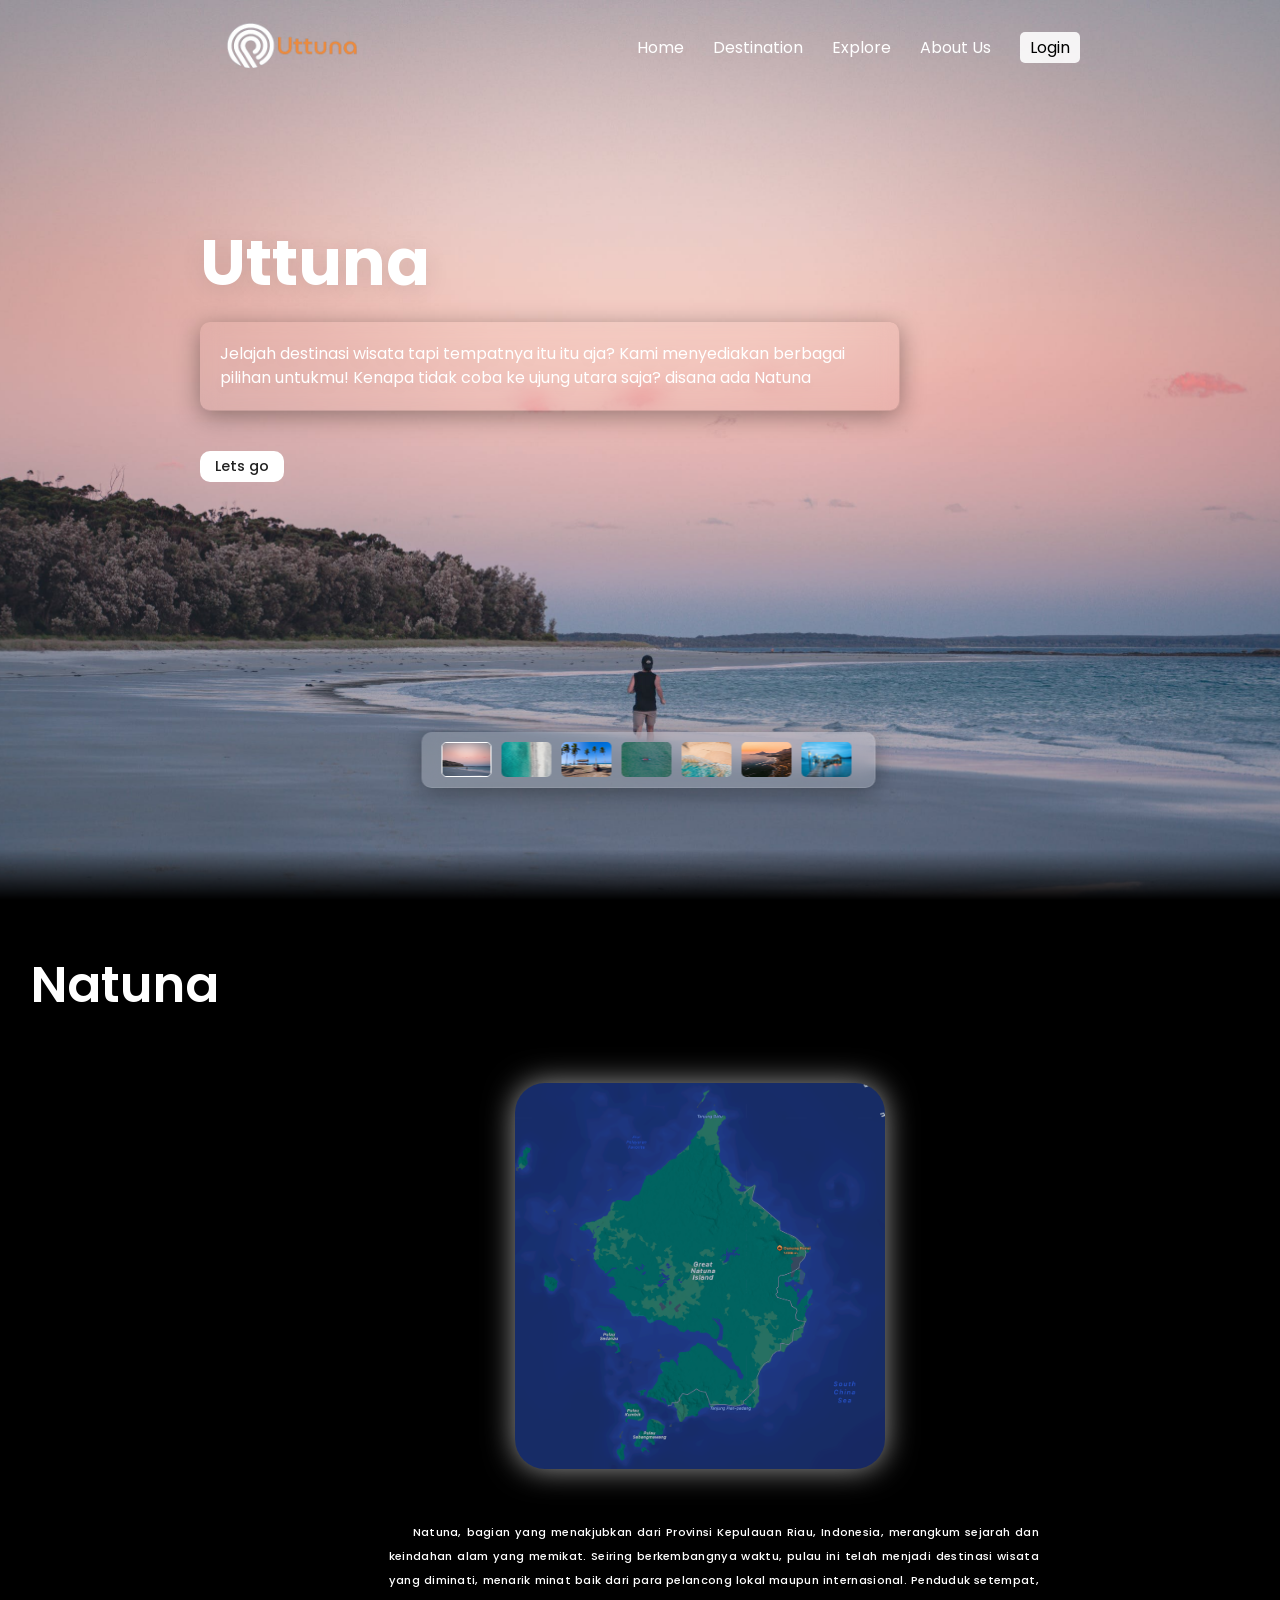
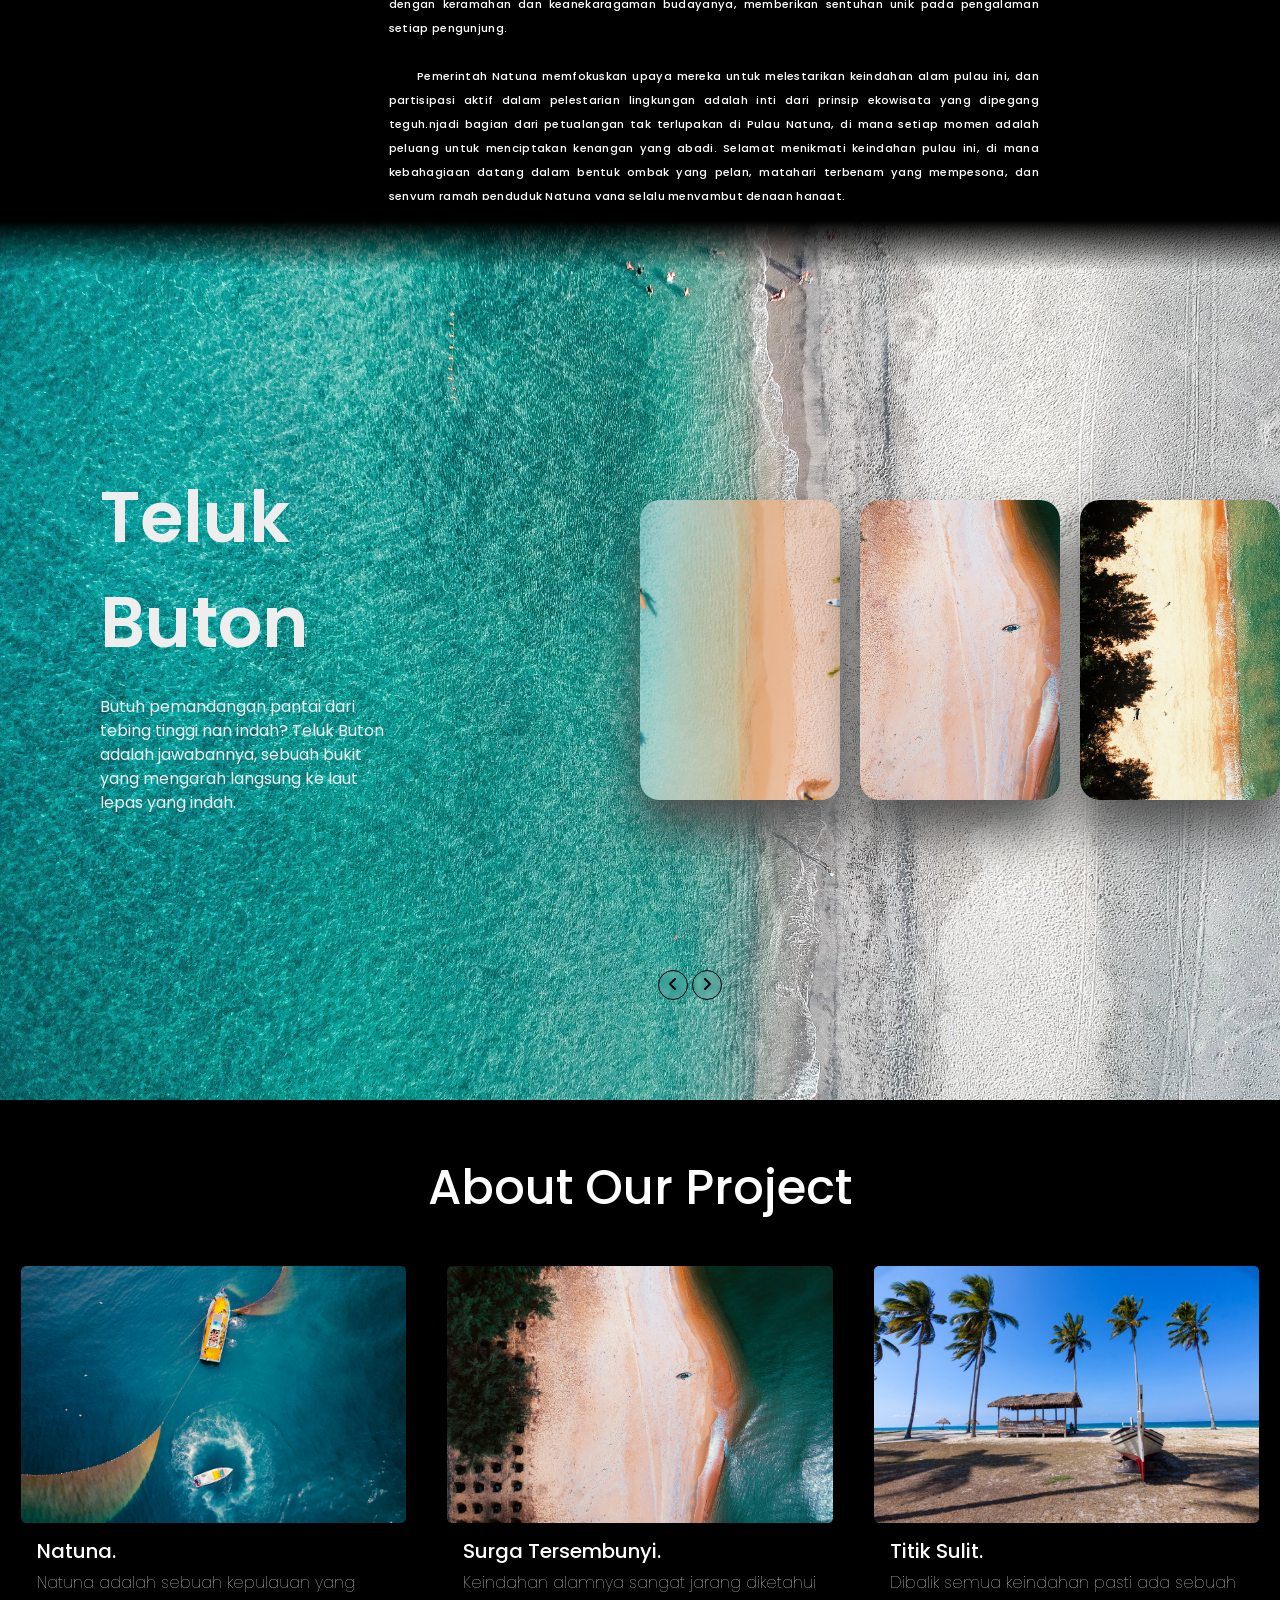
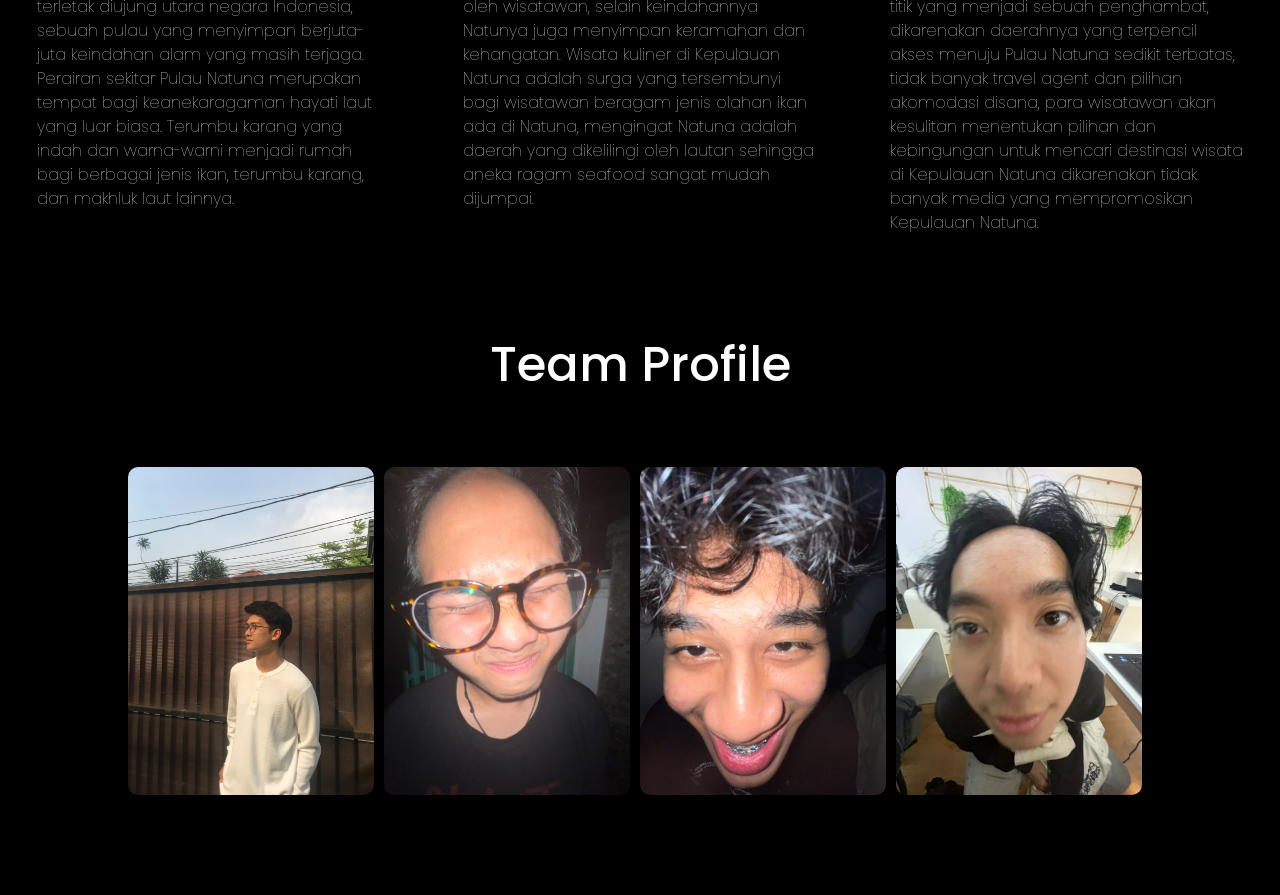
<file: index.html>
<!DOCTYPE html>
<html lang="en">
  <head>
    <meta charset="UTF-8" />
    <meta http-equiv="X-UA-Compatible" content="IE=edge" />
    <meta name="viewport" content="width=device-width, initial-scale=1.0" />
    <link href="CSS/style.css" rel="stylesheet" />
    <link rel="stylesheet" href="./CSS/destination.css" />
    <link rel="stylesheet" href="./CSS/aboutUs.css" />
    <link
      rel="stylesheet"
      href="https://unicons.iconscout.com/release/v4.0.8/css/line.css"
    />
    <link rel="stylesheet" href="CSS/swiper-bundle.min.css" />
    <link
      href="https://cdn.jsdelivr.net/npm/bootstrap@5.3.2/dist/css/bootstrap.min.css"
      rel="stylesheet"
      integrity="sha384-T3c6CoIi6uLrA9TneNEoa7RxnatzjcDSCmG1MXxSR1GAsXEV/Dwwykc2MPK8M2HN"
      crossorigin="anonymous"
    />
    <!-- Font Alfath -->
    <link
      href="https://fonts.googleapis.com/css2?family=Poppins:wght@200;300;500;700&display=swap"
      rel="stylesheet"
    />

    <link rel="preconnect" href="https://fonts.googleapis.com">
    <link rel="preconnect" href="https://fonts.gstatic.com" crossorigin>
    <link href="https://fonts.googleapis.com/css2?family=Poppins:wght@200;300;500;700&family=Vollkorn:wght@400;600&display=swap" rel="stylesheet">
    <!-- Font -->
    <!-- Icon Alfath -->
    <link
      rel="stylesheet"
      href="https://cdnjs.cloudflare.com/ajax/libs/font-awesome/6.4.2/css/all.min.css"
    />
    <!--Icon  -->

    <title>Document</title>
  </head>
  <body>
    <container>
      <header>
        <div class="nav-bar">
          <a href="" class="logo"><img src="./img/logo4.png" /></a>
          <div class="navigation">
            <div class="nav-items">
              <i class="uil uil-times nav-close-btn"></i>
              <a href="#"><i class="uil uil-home"></i>Home</a>
              <a href="#about2"><i class="uil uil-compass"></i>Destination</a>
              <a href="paket.html"><i class="uil uil-document-layout-left"></i>Explore</a>
              <a href="#about3"><i class="uil uil-info-circle"></i>About Us</a>
              <a class="loginHeader" href="Login1.html"><i class="uil uil-user"></i>Login</a>
            </div>
          </div>
          <i class="uil uil-apps nav-menu-btn"></i>
        </div>
      </header>

      <section class="home">
        <!-- <div class="media-icons">
          <a href=""><i class="uil uil-facebook-f"></i></a>
          <a href=""><i class="uil uil-instagram"></i></a>
          <a href=""><i class="uil uil-twitter"></i></a> -->
        </div>

        <div class="swiper bg-slider">
          <div class="swiper-wrapper">
            <div class="swiper-slide">
              <img src="img/gbr1.jpg" alt="" />
              <div class="text-content">
                <h2 class="title">Uttuna<span></span></h2>
                <p>
                  Jelajah destinasi wisata tapi tempatnya itu itu aja? Kami
                  menyediakan berbagai pilihan untukmu! Kenapa tidak coba ke
                  ujung utara saja? disana ada Natuna
                </p>
                <button class="read-btn" onclick="window.location.href='paket.html'">
                  Lets go <i class="uil uil-arrow-right"></i>
                </button>
              </div>
            </div>
            <div class="swiper-slide dark-layer">
              <img src="img/gbr2.jpg" alt="" />
              <div class="text-content">
                <h2 class="title">Uttuna<span></span></h2>
                <p>
                  Keajaiban Pulau Natuna Selamat datang di destinasi ajaib yang
                  tersembunyi di Indonesia, Pulau Natuna! Dikelilingi oleh
                  keindahan alam yang luar biasa, Natuna menawarkan pesona laut
                  biru yang jernih, pantai pasir putih yang memikat, dan
                  kehidupan bawah laut yang mengagumkan. Jelajahi keindahan
                  taman laut yang kaya, bersnorkeling di terumbu karang
                  warna-warni, dan nikmati matahari terbenam yang memukau di
                  sepanjang garis pantai. Natuna tidak hanya destinasi
                  pariwisata, tetapi juga surga yang menanti untuk dijelajahi
                </p>
                <button class="read-btn" onclick="window.location.href='paket.html'">
                  Lets go <i class="uil uil-arrow-right"></i>
                </button>
              </div>
            </div>
            <div class="swiper-slide dark-layer">
              <img src="img/gbr7.jpg" alt="" />
              <div class="text-content">
                <h2 class="title">Uttuna<span></span></h2>
                <p>
                  Natuna tidak hanya dikenal karena kecantikan alamnya, tetapi
                  juga karena keanekaragaman budayanya yang kaya. Sambutlah
                  keramahan penduduk setempat yang ramah, dan temukan
                  tradisi-tradisi unik mereka melalui festival dan pertunjukan
                  lokal. Dalam perjalanan Anda, jangan lewatkan kesempatan untuk
                  mencicipi kuliner khas Natuna, yang memadukan cita rasa lezat
                  dengan bahan-bahan segar dari laut dan daratan.
                </p>
                <button class="read-btn" onclick="window.location.href='paket.html'">
                  Lets go <i class="uil uil-arrow-right"></i>
                </button>
              </div>
            </div>
            <div class="swiper-slide dark-layer">
              <img src="./images/GambarHome4.png" alt="" />
              <div class="text-content">
                <h2 class="title">Uttuna<span></span></h2>
                <p>
                  Bagi para petualang sejati, Natuna menyediakan pulau-pulau
                  terpencil yang menantang untuk dijelajahi. Trekking melalui
                  hutan belantara yang subur, menikmati pemandangan panorama
                  dari puncak bukit, atau berkemah di tepi pantai yang sunyi
                  adalah pengalaman yang tak terlupakan di Natuna. Pulau-pulau
                  terpencil ini memungkinkan Anda untuk terhubung secara
                  langsung dengan alam dan menikmati ketenangan yang sulit
                  ditemukan di tempat lain.
                </p>
                <button class="read-btn" onclick="window.location.href='paket.html'">
                  Lets go <i class="uil uil-arrow-right"></i>
                </button>
              </div>
            </div>
            <div class="swiper-slide dark-layer">
              <img src="img/gbr17.jpg" alt="" />
              <div class="text-content">
                <h2 class="title">Uttuna<span></span></h2>
                <p>
                  Natuna memegang teguh prinsip ekowisata yang bertanggung
                  jawab. Kami berkomitmen untuk melestarikan keindahan alam dan
                  keanekaragaman hayati di wilayah ini. Dukung upaya pelestarian
                  kami dengan ikut serta dalam kegiatan-kegiatan lingkungan,
                  seperti penanaman pohon, pembersihan pantai, dan pengamatan
                  satwa liar. Dengan bersatu tangan, kita dapat menjaga Natuna
                  tetap indah untuk generasi mendatang.
                </p>
                <button class="read-btn" onclick="window.location.href='paket.html'">
                  Lets go <i class="uil uil-arrow-right"></i>
                </button>
              </div>
            </div>
            <div class="swiper-slide dark-layer">
              <img src="img/gbr18.jpg" alt="" />
              <div class="text-content">
                <h2 class="title">Uttuna<span></span></h2>
                <p>
                  Nikmati kenyamanan dan keindahan sekaligus dengan akomodasi
                  yang berkualitas di Natuna. Berbagai pilihan penginapan, mulai
                  dari resort mewah hingga homestay yang ramah, menyediakan
                  fasilitas modern yang memanjakan pengunjung. Bangun dengan
                  pemandangan laut yang menakjubkan, dan lepaskan penat dengan
                  suasana damai pulau yang menenangkan. Natuna menawarkan
                  liburan yang tak terlupakan bagi semua jenis wisatawan.
                </p>
                <button class="read-btn" onclick="window.location.href='paket.html'">
                  Lets go <i class="uil uil-arrow-right"></i>
                </button>
              </div>
            </div>
            <!-- <div class="swiper-slide dark-layer">
                        <img src="images/GambarHome7.png" alt=""/>
                            <div class="text-content">
                                <h2 class="title">Uttuna<span>003</span></h2>
                                <p>Lorem ipsum dolor sit amet consectetur adipisicing elit. Obcaecati, 
                                    repellendus doloribus quisquam iste, nemo culpa corporis debitis quam,
                                    natus quasi tempora sequi amet itaque nulla repudiandae. Eius earum eligendi dolorum!
                                </p>
                                <button class="read-btn" action="paket.html">Lets go <i class="uil uil-arrow-right"></i></button>
                            </div>
                    </div> -->
            <div class="swiper-slide dark-layer">
              <img src="img/gbr19.jpg" alt="" />
              <div class="text-content">
                <h2 class="title">Uttuna<span></span></h2>
                <p>
                  Natuna bukan hanya destinasi wisata yang eksotis tetapi juga
                  menjadi jembatan budaya yang menghubungkan kekayaan Timur dan
                  Barat. Terletak strategis di jalur pelayaran internasional,
                  Natuna telah menjadi pusat pertemuan berbagai budaya dari
                  berbagai belahan dunia. Ini tercermin dalam seni, musik, dan
                  tradisi lokal yang mencerminkan perpaduan harmonis antara
                  warisan maritim dan pengaruh luar. Selamatkan momen dengan
                  berfoto di titik temu Garis Khatulistiwa, mengingatkan kita
                  pada letak geografis yang unik dan menakjubkan Natuna sebagai
                  tempat yang unik dan semakin terkenal sebagai destinasi wisata
                  penuh inspirasi.
                </p>
                <button class="read-btn" onclick="window.location.href='paket.html'">
                  Lets go <i class="uil uil-arrow-right"></i>
                </button>
              </div>
            </div>
          </div>
        </div>

        <div class="bg-slider-thumbs">
          <div class="swiper-wrapper thumbs-container">
            <img src="./img/gbr1.jpg" class="swiper-slide" alt="" />
            <img src="./img/gbr2.jpg" class="swiper-slide" alt="" />
            <img src="./img/gbr7.jpg" class="swiper-slide" alt="" />
            <img src="./images/GambarHome4.png" class="swiper-slide" alt="" />
            <img src="./img/gbr17.jpg" class="swiper-slide" alt="" />
            <img src="./img/gbr18.jpg" class="swiper-slide" alt="" />
            <!-- <img src="images/GambarHome7.png" class="swiper-slide" alt=""> -->
            <img src="./img/gbr19.jpg" class="swiper-slide" alt="" />
          </div>
        </div>
      </section>

      <!--  -->
      <section class="about section">
        <h2><i class="uil uil-map"></i> Natuna</h2>
        <div class="cont-about">
          <div>
            <img  class="petaNatuna" src="./images/peta-natuna.png">
          </div>
          <div class="deskAbout">
            <span>     Natuna, bagian yang menakjubkan dari Provinsi Kepulauan Riau, Indonesia, merangkum sejarah dan keindahan alam yang memikat. Seiring berkembangnya waktu, pulau ini telah menjadi destinasi wisata yang diminati, menarik minat baik dari para pelancong lokal maupun internasional. Penduduk setempat, dengan keramahan dan keanekaragaman budayanya, memberikan sentuhan unik pada pengalaman setiap pengunjung.<br><br> &nbsp;&nbsp;&nbsp;&nbsp; Pemerintah Natuna memfokuskan upaya mereka untuk melestarikan keindahan alam pulau ini, dan partisipasi aktif dalam pelestarian lingkungan adalah inti dari prinsip ekowisata yang dipegang teguh.njadi bagian dari petualangan tak terlupakan di Pulau Natuna, di mana setiap momen adalah peluang untuk menciptakan kenangan yang abadi. Selamat menikmati keindahan pulau ini, di mana kebahagiaan datang dalam bentuk ombak yang pelan, matahari terbenam yang mempesona, dan senyum ramah penduduk Natuna yang selalu menyambut dengan hangat.
            </span>
          </div>
        </div>
        
        <!-- <div class="cont-about bawah">
          <div class="gambarAbout">
            <img   src="./images/Lambang_Kabupaten_Natuna.png">
          </div>
          
          <span>            Logo Natuna memvisualisasikan keunikan dan keindahan pulau tersebut melalui elemen-elemen yang dipilih dengan hati-hati. Logo ini mencerminkan harmoni antara kekayaan alam, keanekaragaman budaya, dan keramahan masyarakat Natuna.

            Di tengah logo, terdapat gambar pulau yang melambangkan lokasi geografis Natuna di Laut Cina Selatan. Pulau tersebut dikelilingi oleh ombak yang menandakan keindahan laut di sekitarnya. Warna biru yang mendominasi simbol ini tidak hanya menciptakan nuansa kesegaran, tetapi juga merepresentasikan kekayaan ekosistem bawah laut yang memukau.Di sekitar pulau, terdapat elemen-elemen seperti daun kelapa dan ikan, mencerminkan kehidupan laut yang melimpah dan kekayaan alam yang dimiliki Natuna. Daun kelapa memberikan sentuhan tropis, sedangkan ikan menunjukkan potensi pariwisata bawah laut yang menarik wisatawan pecinta alam.
            
            Selain itu, bentuk melingkar pada logo menciptakan kesan kesatuan dan persatuan antara alam dan budaya. Tulisan "Natuna" yang tersemat dengan gaya tipografi yang unik menambahkan elemen modern dan kesan profesional pada logo tersebut. Dengan keseluruhan desainnya, logo Natuna bukan hanya sebuah gambar, tetapi juga sebuah cerita visual tentang keindahan alam, keragaman budaya, dan sambutan hangat masyarakat Natuna. Logo ini menjadi identitas yang kuat dan mengundang untuk menjelajahi keajaiban pulau ini.</span>

        </div> -->
      </section>

      <!-- Destination -->
      <section id="about2" class="about2 section">
        <div class="containerA">
          <div id="slide">
            <div class="item" style="background-image: url(/img/gbr1.jpg)">
              <div class="content">
                <div class="name">Pantai Tanjung</div>
                <div class="des">
                  Pantai Tanjung adalah salah satu pantai indah di Natuna,
                  pantai yang memiliki ciri khas pasir putih dan air laut yang
                  membiru
                </div>
              </div>
            </div>
            <div class="item" style="background-image: url(/img/gbr2.jpg)">
              <div class="content">
                <div class="name">Teluk Buton</div>
                <div class="des">
                  Butuh pemandangan pantai dari tebing tinggi nan indah? Teluk
                  Buton adalah jawabannya, sebuah bukit yang mengarah langsung
                  ke laut lepas yang indah.
                </div>
              </div>
            </div>
            <div class="item" style="background-image: url(/img/gbr3.jpg)">
              <div class="content">
                <div class="name">Pantai Selo</div>
                <div class="des">
                  Pantai Selo bukan hanya sebuah nama pantai biasa, nama selo
                  diambil dari bahasa "Selow" sangat cocok buat kamu yang butuh
                  selow and chill.
                </div>
              </div>
            </div>
            <div class="item" style="background-image: url(/img/gbr4.jpg)">
              <div class="content">
                <div class="name">Batu Kasah</div>
                <div class="des">
                  Salah satu destinasi wisata geopark yang menjadi pilihan
                  ketika kamu ingnin melihat pemandangan batu indah di hias
                  dengan hamparan laut yang biru.
                </div>
              </div>
            </div>
            <div class="item" style="background-image: url(/img/gbr5.jpg)">
              <div class="content">
                <div class="name">Pulau Senoa</div>
                <div class="des">
                  Melipir sedikit dari kota Ranai dengan menggunakan boat selama
                  30 menit, anda akan menemukan pullau indah berpasir putih,
                  segera nikmati pulau ini sambil meminum air kelapa.
                </div>
              </div>
            </div>
            <div class="item" style="background-image: url(/img/gbr6.jpg)">
              <div class="content">
                <div class="name">Natuna Dive Resort</div>
                <div class="des">
                  Natuna menyimpan banyak keindahan bawah laut, diving dan
                  snorkeling adalah pilihan tepat untuk menikmati pemandangan
                  indah bawah laut Natuna.
                </div>
              </div>
            </div>
            <div class="item" style="background-image: url(/img/gbr9.jpg)">
              <div class="content">
                <div class="name">Pulau Sahi</div>
                <div class="des">
                  Sebuah pulau kecil yang tidak berpenghuni yang memiliki
                  keindahan pasir putih serta terletak ditengah lautan biru yang
                  indah.
                </div>
              </div>
            </div>
            <div class="item" style="background-image: url(/img/gbr8.jpg)">
              <div class="content">
                <div class="name">Teluk Depeh</div>
                <div class="des">
                  Bukit kapur yang memiliki pemandangan langsung kearah lepas
                  pantai dan laut biru yang Indah, paling cocok buat kamu yang
                  pengen nikmatin sore ditemenin sama sunset yang indah.
                </div>
              </div>
            </div>
            <div class="item" style="background-image: url(/img/gbr14.jpg)">
              <div class="content">
                <div class="name">Pelabuhan Penagi</div>
                <div class="des">
                  Tidak hanya pantai dan sunset yang berjodoh namun pelabuhan
                  dan sunset juga bisa bersama, di pelabuhan ini sunset bisa
                  terlihat jelas dan sangat indah.
                </div>
              </div>
            </div>
            <div class="item" style="background-image: url(/img/gbr13.jpg)">
              <div class="content">
                <div class="name">Adiwana Resort</div>
                <div class="des">
                  Adiwana merupakan salah satu resort yang ada di Natuna, sebuah
                  bangunan dengan gaya modern yang dilapisi dengan batu keramik.
                  Akan membuat liburanmu di Natuna semakin berkesan.
                </div>
              </div>
            </div>
          </div>
          <div class="buttons">
            <button id="prev"><i class="fa-solid fa-angle-left"></i></button>
            <button id="next"><i class="fa-solid fa-angle-right"></i></button>
          </div>
        </div>
      </section>
      <!-- About Us fath -->

      <!-- <section class="jumbotron">
            <div class="heading">
            <h1 class="name">Quadeva</h1>
            <h1 class="desc">Software Development Team</h1>
            <p class="jobdesc">Front-End | Back-End | Network Engineer | UI/UX Designer </p>
            </div>
            </section> -->
      <!-- End Header -->

      <!-- About Title -->
      <section id="about3" class="about3">
        <div class="containerB">
          <div class="project">
            <h1>About Our Project</h1>
          </div>
          <!-- End About Title -->

          <!-- About Background -->
          <div class="card-group bg-black">
            <div class="card bg-black text-white">
              <img src="/img/gbr6.jpg" class="card-img" alt="..." />
              <div class="card-body">
                <h5 class="card-title">Natuna.</h5>
                <p class="card-text">
                  Natuna adalah sebuah kepulauan yang terletak diujung utara
                  negara Indonesia, sebuah pulau yang menyimpan berjuta-juta
                  keindahan alam yang masih terjaga. Perairan sekitar Pulau
                  Natuna merupakan tempat bagi keanekaragaman hayati laut yang
                  luar biasa. Terumbu karang yang indah dan warna-warni menjadi
                  rumah bagi berbagai jenis ikan, terumbu karang, dan makhluk
                  laut lainnya.
                </p>
              </div>
            </div>
            <div class="card bg-black text-white">
              <img src="img/gbr4.jpg" class="card-img" alt="..." />
              <div class="card-body">
                <h5 class="card-title">Surga Tersembunyi.</h5>
                <p class="card-text">
                  Keindahan alamnya sangat jarang diketahui oleh wisatawan,
                  selain keindahannya Natunya juga menyimpan keramahan dan
                  kehangatan. Wisata kuliner di Kepulauan Natuna adalah surga
                  yang tersembunyi bagi wisatawan beragam jenis olahan ikan ada
                  di Natuna, mengingat Natuna adalah daerah yang dikelilingi
                  oleh lautan sehingga aneka ragam seafood sangat mudah
                  dijumpai.
                </p>
              </div>
            </div>
            <div class="card bg-black text-white">
              <img src="/img/gbr7.jpg" class="card-img" alt="..." />
              <div class="card-body">
                <h5 class="card-title">Titik Sulit.</h5>
                <p class="card-text">
                  Dibalik semua keindahan pasti ada sebuah titik yang menjadi
                  sebuah penghambat, dikarenakan daerahnya yang terpencil akses
                  menuju Pulau Natuna sedikit terbatas, tidak banyak travel
                  agent dan pilihan akomodasi disana, para wisatawan akan
                  kesulitan menentukan pilihan dan kebingungan untuk mencari
                  destinasi wisata di Kepulauan Natuna dikarenakan tidak banyak
                  media yang mempromosikan Kepulauan Natuna.
                </p>
              </div>
            </div>
          </div>
          <!-- About Project Ending -->

          <div class="profile">
            <h1>Team Profile</h1>
          </div>
          <div class="card-container">
            <div class="slide-container">
              <div class="slide-content">
                <div class="card-wrapper">
                  <div class="kartu">
                    <div class="image-content">
                      <span class="overlay"></span>

                      <div class="card-image">
                        <img src="img/al.jpg" alt="" class="kartu-image" />
                      </div>
                    </div>

                    <div class="card-cont">
                      <h2 class="nama">Alfath Rizanatul Ikhsan</h2>
                      <p class="deskripsi fath">
                        Project Manager | Manager muda berusia 20 tahun yang
                        sedang melaksanakan sekolah program sarjana S1 di
                        Universitas Islam Indonesia
                      </p>
                    </div>
                  </div>
                </div>
              </div>
              <div class="slide-content">
                <div class="card-wrapper">
                  <div class="kartu">
                    <div class="image-content">
                      <span class="overlay"></span>

                      <div class="card-image">
                        <img
                          src="img/1687630241199.jpg "
                          alt=""
                          class="kartu-image"
                        />
                      </div>
                    </div>

                    <div class="card-cont">
                      <h2 class="nama">Pandu Nur Afi Dewanto</h2>
                      <p class="deskripsi pandu">
                        Front-End Developer | Developer muda yang memiliki
                        kompetensi di bidang front-end, yang juga merupakan
                        seorang musisi, saat ini sedang melaksanakan program
                        sarjana S1 di Universitas Islam Indonesia
                      </p>
                    </div>
                  </div>
                </div>
              </div>
              <div class="slide-content">
                <div class="card-wrapper">
                  <div class="kartu">
                    <div class="image-content">
                      <span class="overlay"></span>

                      <div class="card-image">
                        <img
                          src="img/IMG_0891.jpg"
                          alt=""
                          class="kartu-image"
                        />
                      </div>
                    </div>

                    <div class="card-cont">
                      <h2 class="nama">Rakeen Arie Alireza</h2>
                      <p class="deskripsi raken">
                        Back-End Developer | Seorang developer muda spesialis
                        database asal Yogyakarta dan sedang melaksanakan program
                        sarjana S1 di Universitas Islam Indonesia
                      </p>
                    </div>
                  </div>
                </div>
              </div>
              <div class="slide-content">
                <div class="card-wrapper">
                  <div class="kartu">
                    <div class="image-content">
                      <span class="overlay"></span>

                      <div class="card-image">
                        <img src="img/bi.jpg" alt="" class="kartu-image" />
                      </div>
                    </div>

                    <div class="card-cont">
                      <h2 class="nama">M. Khalil Halabi</h2>
                      <p class="deskripsi abi">
                        Network Engineer | Mahasiswa Informatika spesialis
                        networking sekaligus ketua angkatan yang sedang
                        melaksanakan sekolah program sarjana S1 di Universitas
                        Islam Indonesia
                      </p>
                    </div>
                  </div>
                </div>
              </div>
            </div>
          </div>
        </div>
      </section>
    </container>

    <script src="js/swiper-bundle.min.js"></script>
    <script src="js/main.js"></script>
    <!-- Js fath -->
    <script src="/js/destination.js"></script>
    <!--  -->

    <!-- JS -->
    <script src="js/aboutUs.js"></script>
  </body>
</html>
</file>
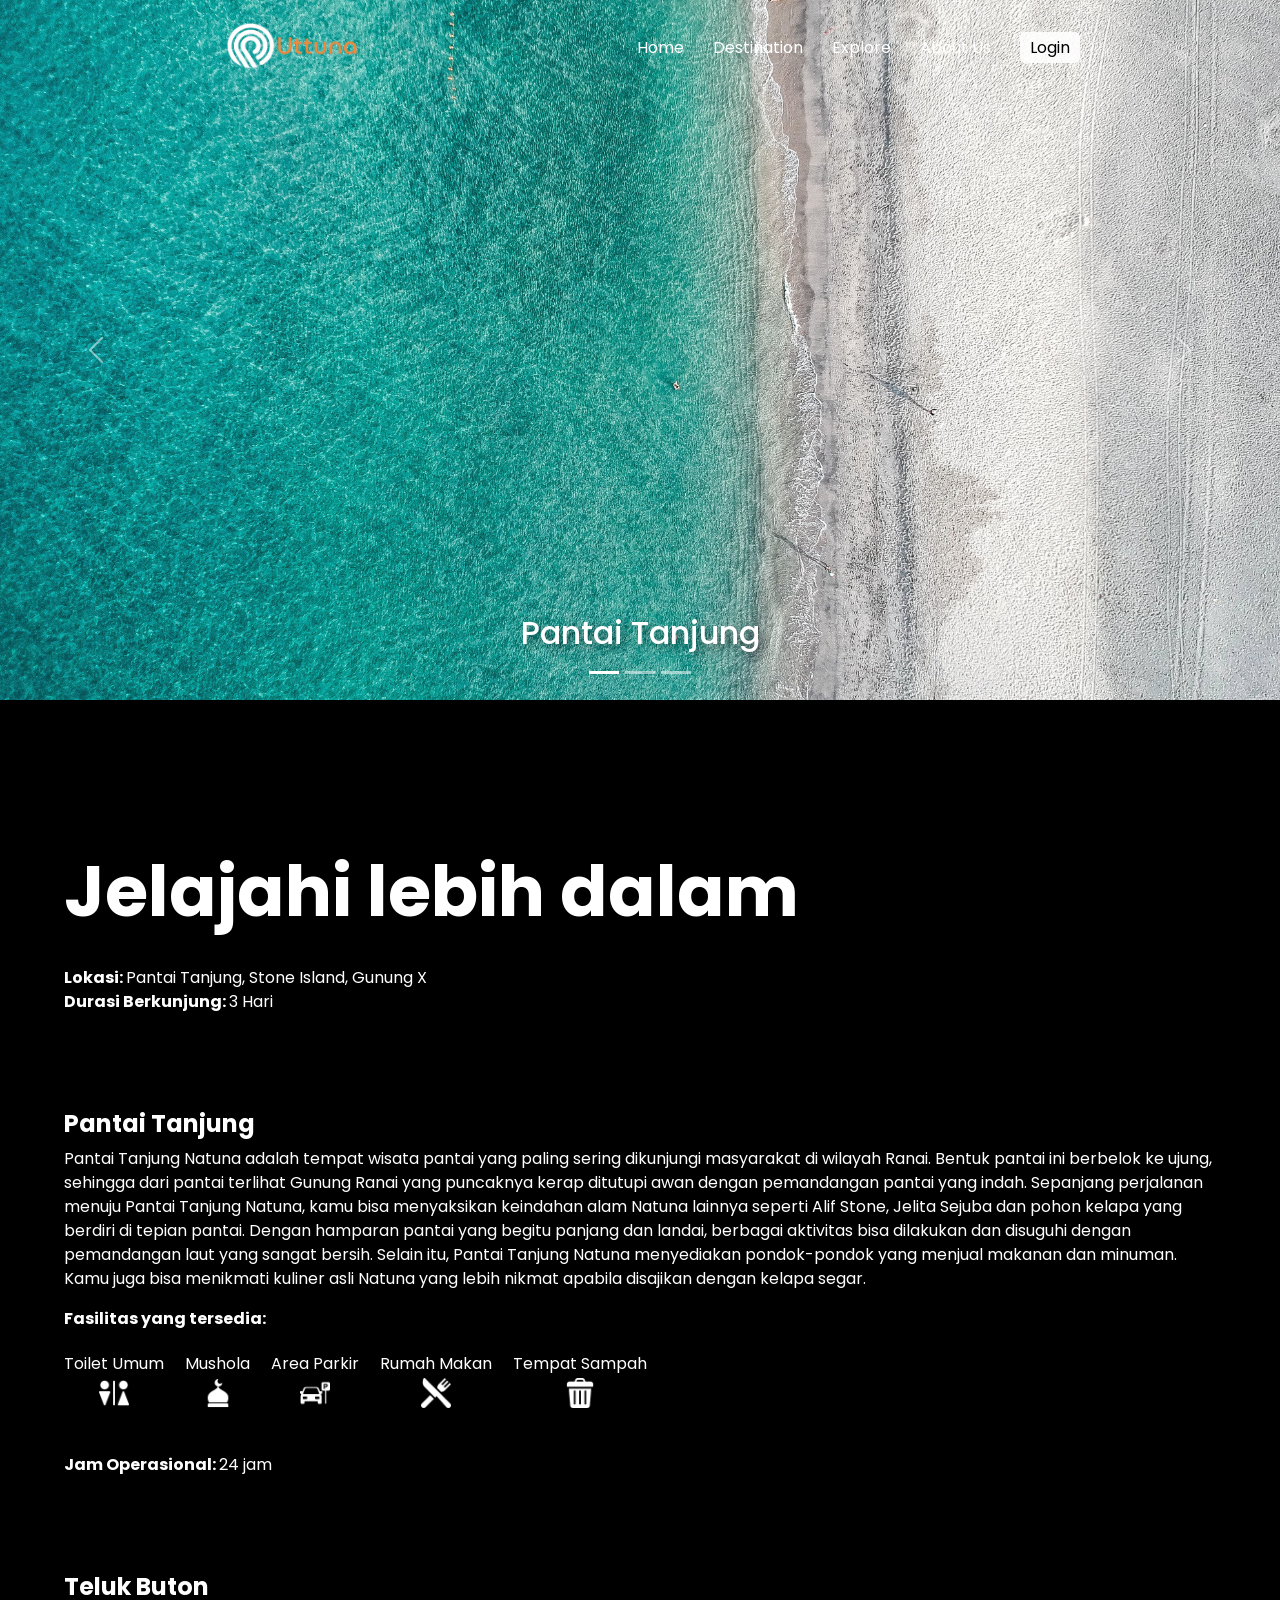
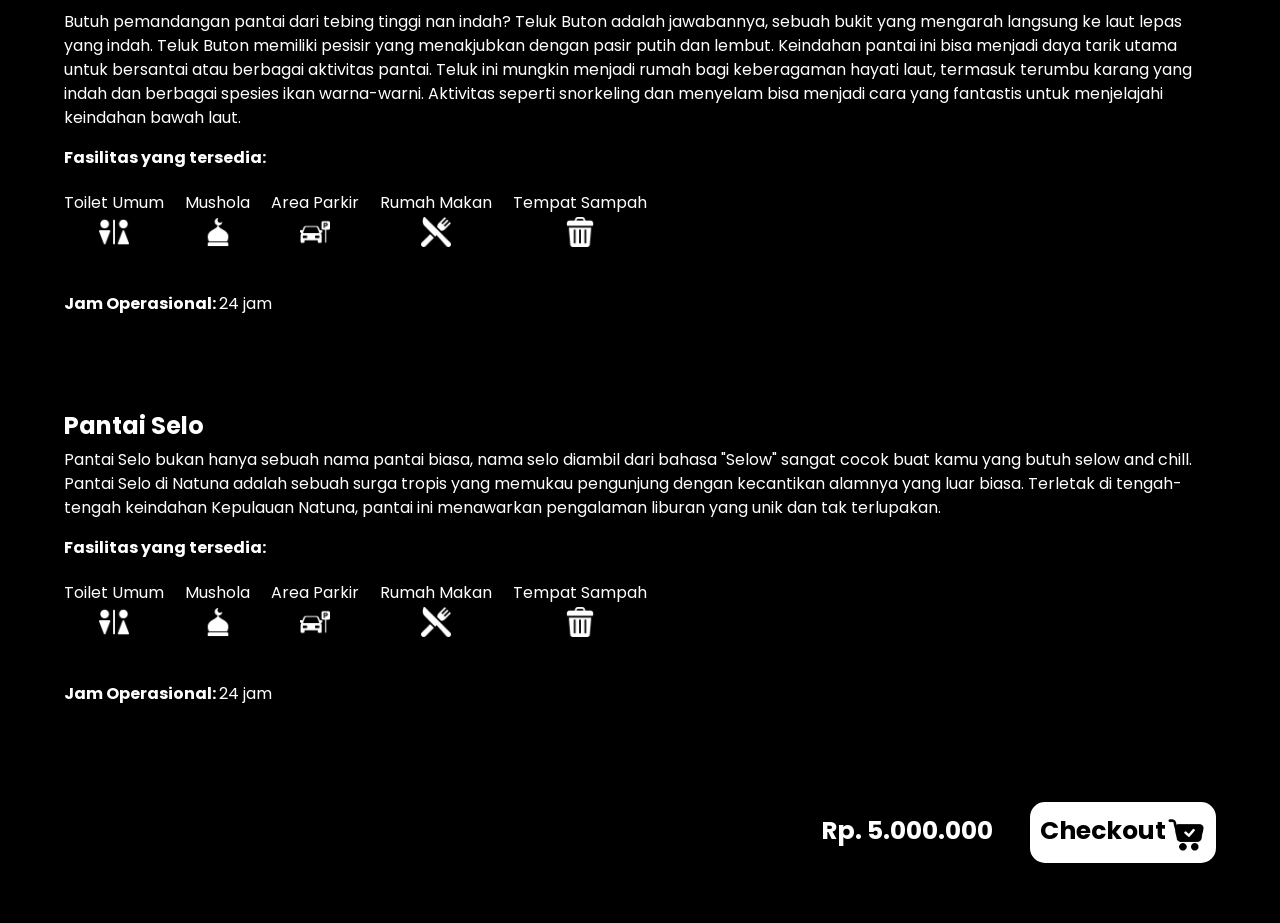
<file: isipaket.html>
<!DOCTYPE html>
<html lang="en">
<head>
    <meta charset="UTF-8">
    <meta name="viewport" content="width=device-width, initial-scale=1.0">
    <title>Isi Paket</title>

    <!-- bootstrap -->
    <link href="https://cdn.jsdelivr.net/npm/bootstrap@5.3.2/dist/css/bootstrap.min.css" rel="stylesheet" integrity="sha384-T3c6CoIi6uLrA9TneNEoa7RxnatzjcDSCmG1MXxSR1GAsXEV/Dwwykc2MPK8M2HN" crossorigin="anonymous">

    <link rel="stylesheet" href="./CSS/isipaket.css">
     <!-- import font poppins -->
     <link rel="preconnect" href="https://fonts.googleapis.com">
     <link rel="preconnect" href="https://fonts.gstatic.com" crossorigin>
     <link href="https://fonts.googleapis.com/css2?family=Poppins:wght@400;600;700&display=swap" rel="stylesheet">
    
</head>
<body>
    <div class="kepala1">
      <!-- header by pandu -->
      <header>
        <div class="nav-bar">
          <a href="index.html" class="logo"><img src="./img/logo4.png" /></a>
          <div class="navigation">
            <div class="nav-items">
              <i class="uil uil-times nav-close-btn"></i>
              <a href="index.html"><i class="uil uil-home"></i>Home</a>
              <a href="index.html"><i class="uil uil-compass"></i>Destination</a>
              <a href="paket.html"><i class="uil uil-document-layout-left"></i>Explore</a>
              <a href="index.html"><i class="uil uil-info-circle"></i>About Us</a>
              <a class="loginHeader" href="Login1.html"><i class="uil uil-user"></i>Login</a>
            </div>
          </div>
          <i class="uil uil-apps nav-menu-btn"></i>
        </div>
      </header>
      <!-- ==== -->

    </div>
    <div class="kepala2">
        <div id="carouselExampleCaptions" class="carousel slide">
            
            <div class="carousel-indicators">
              <button type="button" data-bs-target="#carouselExampleCaptions" data-bs-slide-to="0" class="active" aria-current="true" aria-label="Slide 1"></button>
              <button type="button" data-bs-target="#carouselExampleCaptions" data-bs-slide-to="1" aria-label="Slide 2"></button>
              <button type="button" data-bs-target="#carouselExampleCaptions" data-bs-slide-to="2" aria-label="Slide 3"></button>
            </div>
            <div class="carousel-inner">
              <div class="carousel-item active">
                <img src="gambar/gbr2.jpg" class="d-block" alt="...">
                <div class="carousel-caption d-none d-md-block">
                    <h2>Pantai Tanjung</h2>
                </div>
              </div>
              <div class="carousel-item">
                <img src="gambar/gbr3.jpg" class="d-block" alt="...">
                <div class="carousel-caption d-none d-md-block">
                    <h2>Stone Island</h2>
                </div>
              </div>
              <div class="carousel-item">
                <img src="gambar/gbr4.jpg" class="d-block" alt="...">
                <div class="carousel-caption d-none d-md-block">
                    <h2>Gunung X</h2>
              </div>
            </div>
            <button class="carousel-control-prev" type="button" data-bs-target="#carouselExampleCaptions" data-bs-slide="prev">
              <span class="carousel-control-prev-icon" aria-hidden="true"></span>
              <span class="visually-hidden">Previous</span>
            </button>
            <button class="carousel-control-next" type="button" data-bs-target="#carouselExampleCaptions" data-bs-slide="next">
              <span class="carousel-control-next-icon" aria-hidden="true"></span>
              <span class="visually-hidden">Next</span>
            </button>
          </div>
        <div class="kanan">

        </div>
    </div>
    <div class="badan">
      <h1 style="font-size: 50px;">Jelajahi lebih dalam</h1><br>
      <b>Lokasi: </b>
      Pantai Tanjung, Stone Island, Gunung X<br>
  
      <b>Durasi Berkunjung: </b>
      3 Hari<br><br><br><br><br>
      <div class="destinasi">
        <h4><b>Pantai Tanjung</b></h4>
        <p>Pantai Tanjung Natuna adalah tempat wisata pantai yang paling sering dikunjungi masyarakat di wilayah Ranai. 
          Bentuk pantai ini berbelok ke ujung, sehingga dari pantai terlihat Gunung Ranai yang puncaknya kerap ditutupi awan dengan pemandangan pantai yang indah. 
          Sepanjang perjalanan menuju Pantai Tanjung Natuna, kamu bisa menyaksikan keindahan alam Natuna lainnya seperti Alif Stone, Jelita Sejuba dan pohon kelapa yang berdiri di tepian pantai. 
          Dengan hamparan pantai yang begitu panjang dan landai, berbagai aktivitas bisa dilakukan dan disuguhi dengan pemandangan laut yang sangat bersih. 
          Selain itu, Pantai Tanjung Natuna menyediakan pondok-pondok yang menjual makanan dan minuman. Kamu juga bisa menikmati kuliner asli Natuna yang lebih nikmat apabila disajikan dengan kelapa segar.</p>
        <div class="fasilitas">
          <b>Fasilitas yang tersedia: </b>
          <table>
            <tr>
              <td> Toilet Umum </td>
              <td> Mushola </td>
              <td> Area Parkir </td>
              <td> Rumah Makan </td>
              <td> Tempat Sampah </td>
            </tr>
            <tr>
              <td><img src="gambar/wc.png" alt="wc"></td>
              <td> <img src="gambar/mosque.png" alt="msc"></td>
              <td><img src="gambar/parked-car.png" alt="pk"></td>
              <td><img src="gambar/restaurant.png" alt="rs"></td>
              <td><img src="gambar/trash-can.png" alt="tc"></td>
            </tr>
          </table><br>
        </div>
        <b>Jam Operasional: </b>
        <span>24 jam</span><br><br><br><br><br>
      </div>
      
      <div class="destinasi">
        <h4><b>Teluk Buton</b></h4>
        <p>Butuh pemandangan pantai dari tebing tinggi nan indah? Teluk
          Buton adalah jawabannya, sebuah bukit yang mengarah langsung
          ke laut lepas yang indah. Teluk Buton memiliki pesisir yang menakjubkan dengan pasir putih dan lembut. 
          Keindahan pantai ini bisa menjadi daya tarik utama untuk bersantai atau berbagai aktivitas pantai. 
          Teluk ini mungkin menjadi rumah bagi keberagaman hayati laut, termasuk terumbu karang yang indah dan berbagai spesies ikan warna-warni. 
          Aktivitas seperti snorkeling dan menyelam bisa menjadi cara yang fantastis untuk menjelajahi keindahan bawah laut.
        </p>
        <div class="fasilitas">
          <b>Fasilitas yang tersedia: </b>
          <table>
            <tr>
              <td> Toilet Umum </td>
              <td> Mushola </td>
              <td> Area Parkir </td>
              <td> Rumah Makan </td>
              <td> Tempat Sampah </td>
            </tr>
            <tr>
              <td><img src="gambar/wc.png" alt="wc"></td>
              <td> <img src="gambar/mosque.png" alt="msc"></td>
              <td><img src="gambar/parked-car.png" alt="pk"></td>
              <td><img src="gambar/restaurant.png" alt="rs"></td>
              <td><img src="gambar/trash-can.png" alt="tc"></td>
            </tr>
          </table><br>
        </div>
        <b>Jam Operasional: </b>
        <span>24 jam</span><br><br><br><br><br>
      </div>
      
      <div class="destinasi">
        <h4><b>Pantai Selo</b></h4>
        <p>Pantai Selo bukan hanya sebuah nama pantai biasa, nama selo
          diambil dari bahasa "Selow" sangat cocok buat kamu yang butuh
          selow and chill. Pantai Selo di Natuna adalah sebuah surga tropis yang memukau pengunjung dengan kecantikan alamnya yang luar biasa. 
          Terletak di tengah-tengah keindahan Kepulauan Natuna, pantai ini menawarkan pengalaman liburan yang unik dan tak terlupakan.
</p>
        <div class="fasilitas">
          <b>Fasilitas yang tersedia: </b>
          <table>
            <tr>
              <td> Toilet Umum </td>
              <td> Mushola </td>
              <td> Area Parkir </td>
              <td> Rumah Makan </td>
              <td> Tempat Sampah </td>
            </tr>
            <tr>
              <td><img src="gambar/wc.png" alt="wc"></td>
              <td> <img src="gambar/mosque.png" alt="msc"></td>
              <td><img src="gambar/parked-car.png" alt="pk"></td>
              <td><img src="gambar/restaurant.png" alt="rs"></td>
              <td><img src="gambar/trash-can.png" alt="tc"></td>
            </tr>
          </table><br>
        </div>
        <b>Jam Operasional: </b>
        <span>24 jam</span><br><br><br><br><br>
      </div>
      
      
      <div class="harga">
        <b>Rp. 5.000.000</b>
        <button id="showPopupBtn"><b>Checkout</b><img src="gambar/check-it-out.png" alt=""></button>
      </div>
      
        
    
    </div>
    <footer>
    </footer>
    <div class="overlay" id="overlay"></div>

      <div class="popup" id="myPopup">
          <div class="popup-content">
              <span class="close" id="closePopupBtn">&times;</span>
              <h4><b>Pilih Metode Pembayaran</b></h4><br>
              <form action="">
                  <label for="kk">
                      <input type="radio" name="p" id="kk">
                      <img src="gambar/credit-cards.png" alt="">
                      Kartu Kredit/Debit
                      
                  </label><br>
                  
                  <label for="kd">
                      <input type="radio" name="p" id="kd">
                      <img src="gambar/transfer.png" alt="">
                      Transfer Bank
                      
                  </label><br>
                  
                  <label class="emoney" for="d">
                      <input type="radio" name="p" id="d">
                      <img src="gambar/e-money2.png" alt="">
                      E-Money
                      
                  </label><br>
                  <input class="nomor" type="text" placeholder=" nomor"><br>
                  <input class="sandi" type="text" placeholder=" sandi"><br>
                  <select class="jumlahorang" id="jumlah">
                      <option value="1">1 Orang</option>
                      <option value="2">2 Orang</option>
                      <option value="3">3 Orang</option>
                      <option value="4">4 Orang</option>
                      <option value="5">5 Orang</option>
                      <option value="6">6 Orang</option>
                      <option value="7">7 Orang</option>
                      <option value="8">8 Orang</option>
                      <option value="9">9 Orang</option>
                      <option value="10">10 Orang</option>
                  </select>
                  <span class="harga2"><b>Rp5.000.000</b></span>
                  <button class="tombol"><b>Bayar</b> <img src="/gambar/wallet.png" alt=""></button>
              </form>
          </div>
      </div>

    <script src="./js/isipaket.js"></script>
    <script src="https://cdn.jsdelivr.net/npm/bootstrap@5.3.2/dist/js/bootstrap.bundle.min.js" integrity="sha384-C6RzsynM9kWDrMNeT87bh95OGNyZPhcTNXj1NW7RuBCsyN/o0jlpcV8Qyq46cDfL" crossorigin="anonymous"></script>
</body>
</html>
</file>
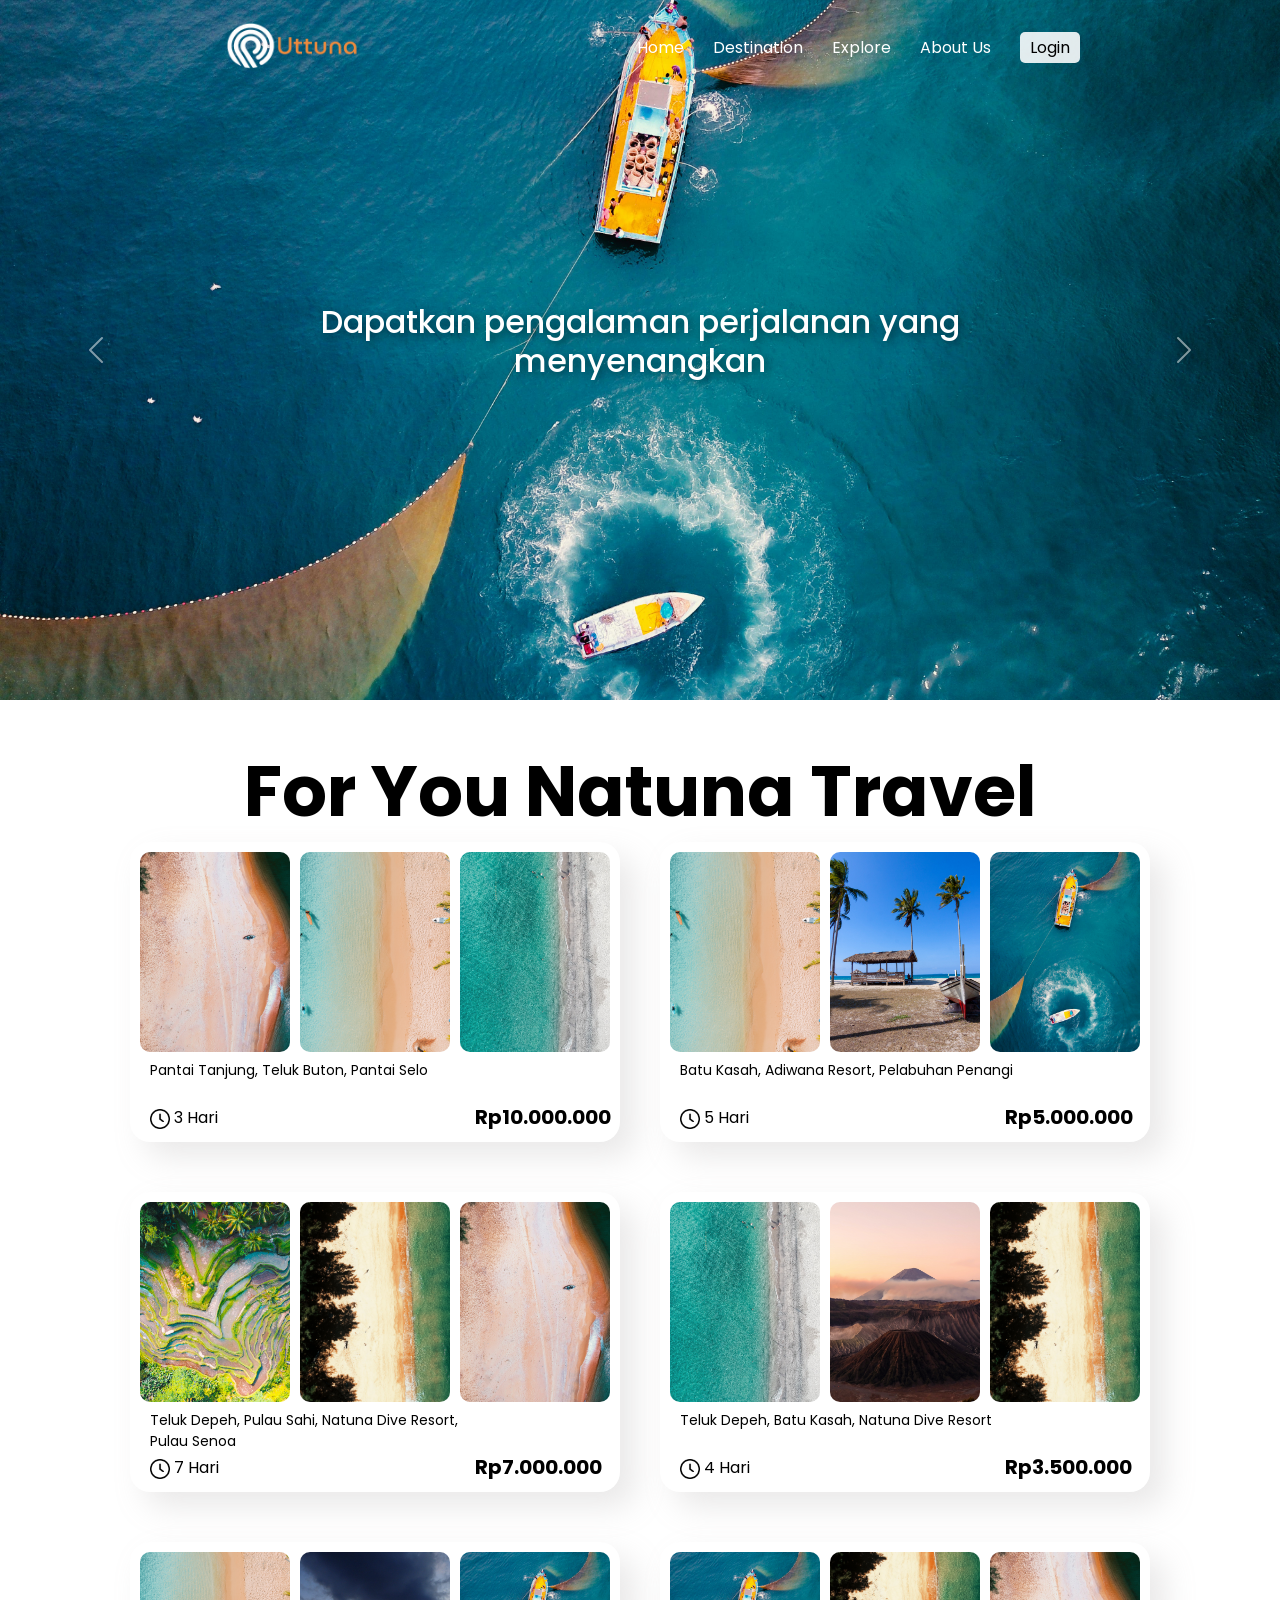
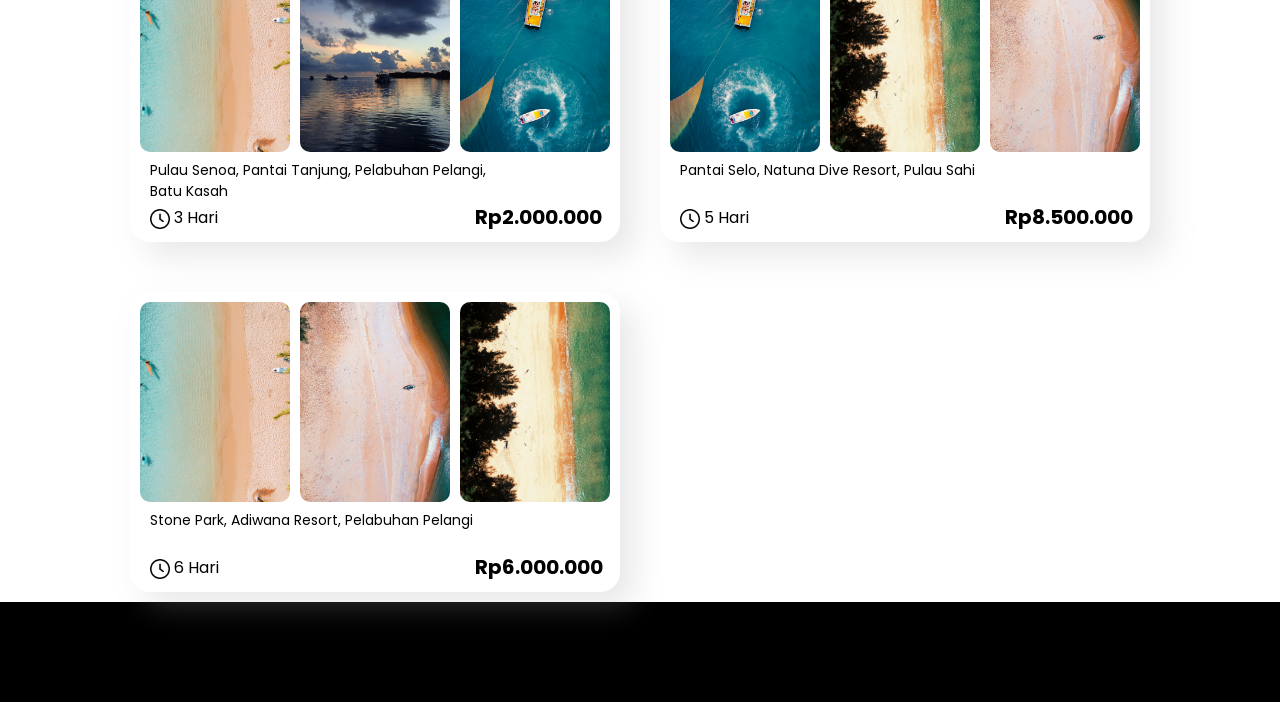
<file: paket.html>
<!DOCTYPE html>
<html lang="en">
<head>
    <meta charset="UTF-8">
    <meta name="viewport" content="width=device-width, initial-scale=1.0">
    <title>Paket</title>

    <link href="https://cdn.jsdelivr.net/npm/bootstrap@5.3.2/dist/css/bootstrap.min.css" rel="stylesheet" integrity="sha384-T3c6CoIi6uLrA9TneNEoa7RxnatzjcDSCmG1MXxSR1GAsXEV/Dwwykc2MPK8M2HN" crossorigin="anonymous">
    <link rel="stylesheet" href="./CSS/paket.css">
     <!-- import font poppins -->
     <link rel="preconnect" href="https://fonts.googleapis.com">
     <link rel="preconnect" href="https://fonts.gstatic.com" crossorigin>
     <link href="https://fonts.googleapis.com/css2?family=Poppins:wght@400;600;700&display=swap" rel="stylesheet">
    
</head>
<body>
    
      <!-- header by pandu -->
      <header>
        <div class="nav-bar">
          <a href="" class="logo"><img src="./img/logo4.png" /></a>
          <div class="navigation">
            <div class="nav-items">
              <i class="uil uil-times nav-close-btn"></i>
              <a href="index.html"><i class="uil uil-home"></i>Home</a>
              <a href="index.html"><i class="uil uil-compass"></i>Destination</a>
              <a href="#"><i class="uil uil-document-layout-left"></i>Explore</a>
              <a href="index.html"><i class="uil uil-info-circle"></i>About Us</a>
              <a class="loginHeader" href="Login1.html"><i class="uil uil-user"></i>Login</a>
            </div>
          </div>
          <i class="uil uil-apps nav-menu-btn"></i>
        </div>
      </header>
      <!-- ==== -->

    <div class="kepala2">
        <div id="carouselExampleAutoplaying" class="carousel slide" data-bs-ride="carousel">
            
            
            <div class="carousel-inner">
              <div class="carousel-item active">
                <img src="gambar/bg2.jpg" class="d-block" alt="...">
                <div class="carousel-caption d-none d-md-block">
                    <h2>Jelajahi pulau di Natuna</h2>
                </div>
              </div>
              <div class="carousel-item">
                <img src="gambar/gbr6.jpg" class="d-block" alt="...">
                <div class="carousel-caption d-none d-md-block">
                    <h2>Dapatkan pengalaman perjalanan yang menyenangkan</h2>
                </div>
              </div>
              <div class="carousel-item">
                <img src="gambar/gbr3.jpg" class="d-block" alt="...">
                <div class="carousel-caption d-none d-md-block">
                    <h2>Kunjungi berbagai destinasi wisata</h2>
              </div>
              
            </div>
            <button class="carousel-control-prev" type="button" data-bs-target="#carouselExampleAutoplaying" data-bs-slide="prev">
              <span class="carousel-control-prev-icon" aria-hidden="true"></span>
              <span class="visually-hidden">Previous</span>
            </button>
            <button class="carousel-control-next" type="button" data-bs-target="#carouselExampleAutoplaying" data-bs-slide="next">
              <span class="carousel-control-next-icon" aria-hidden="true"></span>
              <span class="visually-hidden">Next</span>
            </button>
          </div>
        <div class="kanan">

        </div>
    </div>
    <div class="badan">
      <h1 style="font-size: 50px;">For You Natuna Travel</h1>
      <div class="list"> 
        <a href="isipaket.html">
          <div class="paket">
          
            <div class="hari"><img src="gambar/clock.png" alt=""><span> 3 Hari</span></div>
            <div class="harga"><b>Rp10.000.000</b></div>
            <div class="lokasi">Pantai Tanjung, Teluk Buton, Pantai Selo</div>
            <img class="g1" src="gambar/gbr2.jpg" />
            <img class="g2" src="gambar/gbr3.jpg" />
            <img class="g3" src="gambar/gbr4.jpg" />
          </div>
        </a>
        <a href="isipaket.html">
          <div class="paket">
          
            <div class="hari"><img src="gambar/clock.png" alt=""><span> 5 Hari</span></div>
            <div class="harga"><b>Rp5.000.000</b></div>
            <div class="lokasi">Batu Kasah, Adiwana Resort, Pelabuhan Penangi</div>
            <img class="g1" src="gambar/gbr6.jpg" />
            <img class="g2" src="gambar/gbr7.jpg" />
            <img class="g3" src="gambar/gbr3.jpg" />
          </div>
        </a>
        <a href="isipaket.html">
          <div class="paket">
          
            <div class="hari"><img src="gambar/clock.png" alt=""><span> 7 Hari</span></div>
            <div class="harga"><b>Rp7.000.000</b></div>
            <div class="lokasi">Teluk Depeh, Pulau Sahi, Natuna Dive Resort, Pulau Senoa</div>
            <img class="g1" src="gambar/gbr4.jpg" />
            <img class="g2" src="gambar/gbr5.jpg" />
            <img class="g3" src="gambar/gambar4.jpg" />
          </div>
        </a>
        <a href="isipaket.html">
          <div class="paket">
          
            <div class="hari"><img src="gambar/clock.png" alt=""><span> 4 Hari</span></div>
            <div class="harga"><b>Rp3.500.000</b></div>
            <div class="lokasi">Teluk Depeh, Batu Kasah, Natuna Dive Resort</div>
            <img class="g1" src="gambar/gbr5.jpg" />
            <img class="g2" src="gambar/gambar5.jpg" />
            <img class="g3" src="gambar/gbr2.jpg" />
          </div>
        </a>
        <a href="isipaket.html">
          <div class="paket">
          
            <div class="hari"><img src="gambar/clock.png" alt=""><span> 3 Hari</span></div>
            <div class="harga"><b>Rp2.000.000</b></div>
            <div class="lokasi">Pulau Senoa, Pantai Tanjung, Pelabuhan Pelangi, Batu Kasah</div>
            <img class="g1" src="gambar/gbr6.jpg" />
            <img class="g2" src="gambar/gambar6.jpg" />
            <img class="g3" src="gambar/gbr3.jpg" />
          </div>
        </a>
        <a href="isipaket.html">
          <div class="paket">
          
            <div class="hari"><img src="gambar/clock.png" alt=""><span> 5 Hari</span></div>
            <div class="harga"><b>Rp8.500.000</b></div>
            <div class="lokasi">Pantai Selo, Natuna Dive Resort, Pulau Sahi</div>
            <img class="g1" src="gambar/gbr4.jpg" />
            <img class="g2" src="gambar/gbr5.jpg" />
            <img class="g3" src="gambar/gbr6.jpg" />
          </div>
        </a>
        <a href="isipaket.html">
          <div class="paket">
          
            <div class="hari"><img src="gambar/clock.png" alt=""><span> 6 Hari</span></div>
            <div class="harga"><b>Rp6.000.000</b></div>
            <div class="lokasi">Stone Park, Adiwana Resort, Pelabuhan Pelangi</div>
            <img class="g1" src="gambar/gbr5.jpg" />
            <img class="g2" src="gambar/gbr4.jpg" />
            <img class="g3" src="gambar/gbr3.jpg" />
          </div>
        </a>
        
      </div>

    </div>
    <footer>
    </footer>
    <script src="./js/isipaket.js"></script>
    <script src="https://cdn.jsdelivr.net/npm/bootstrap@5.3.2/dist/js/bootstrap.bundle.min.js" integrity="sha384-C6RzsynM9kWDrMNeT87bh95OGNyZPhcTNXj1NW7RuBCsyN/o0jlpcV8Qyq46cDfL" crossorigin="anonymous"></script>
</body>
</html>
</file>
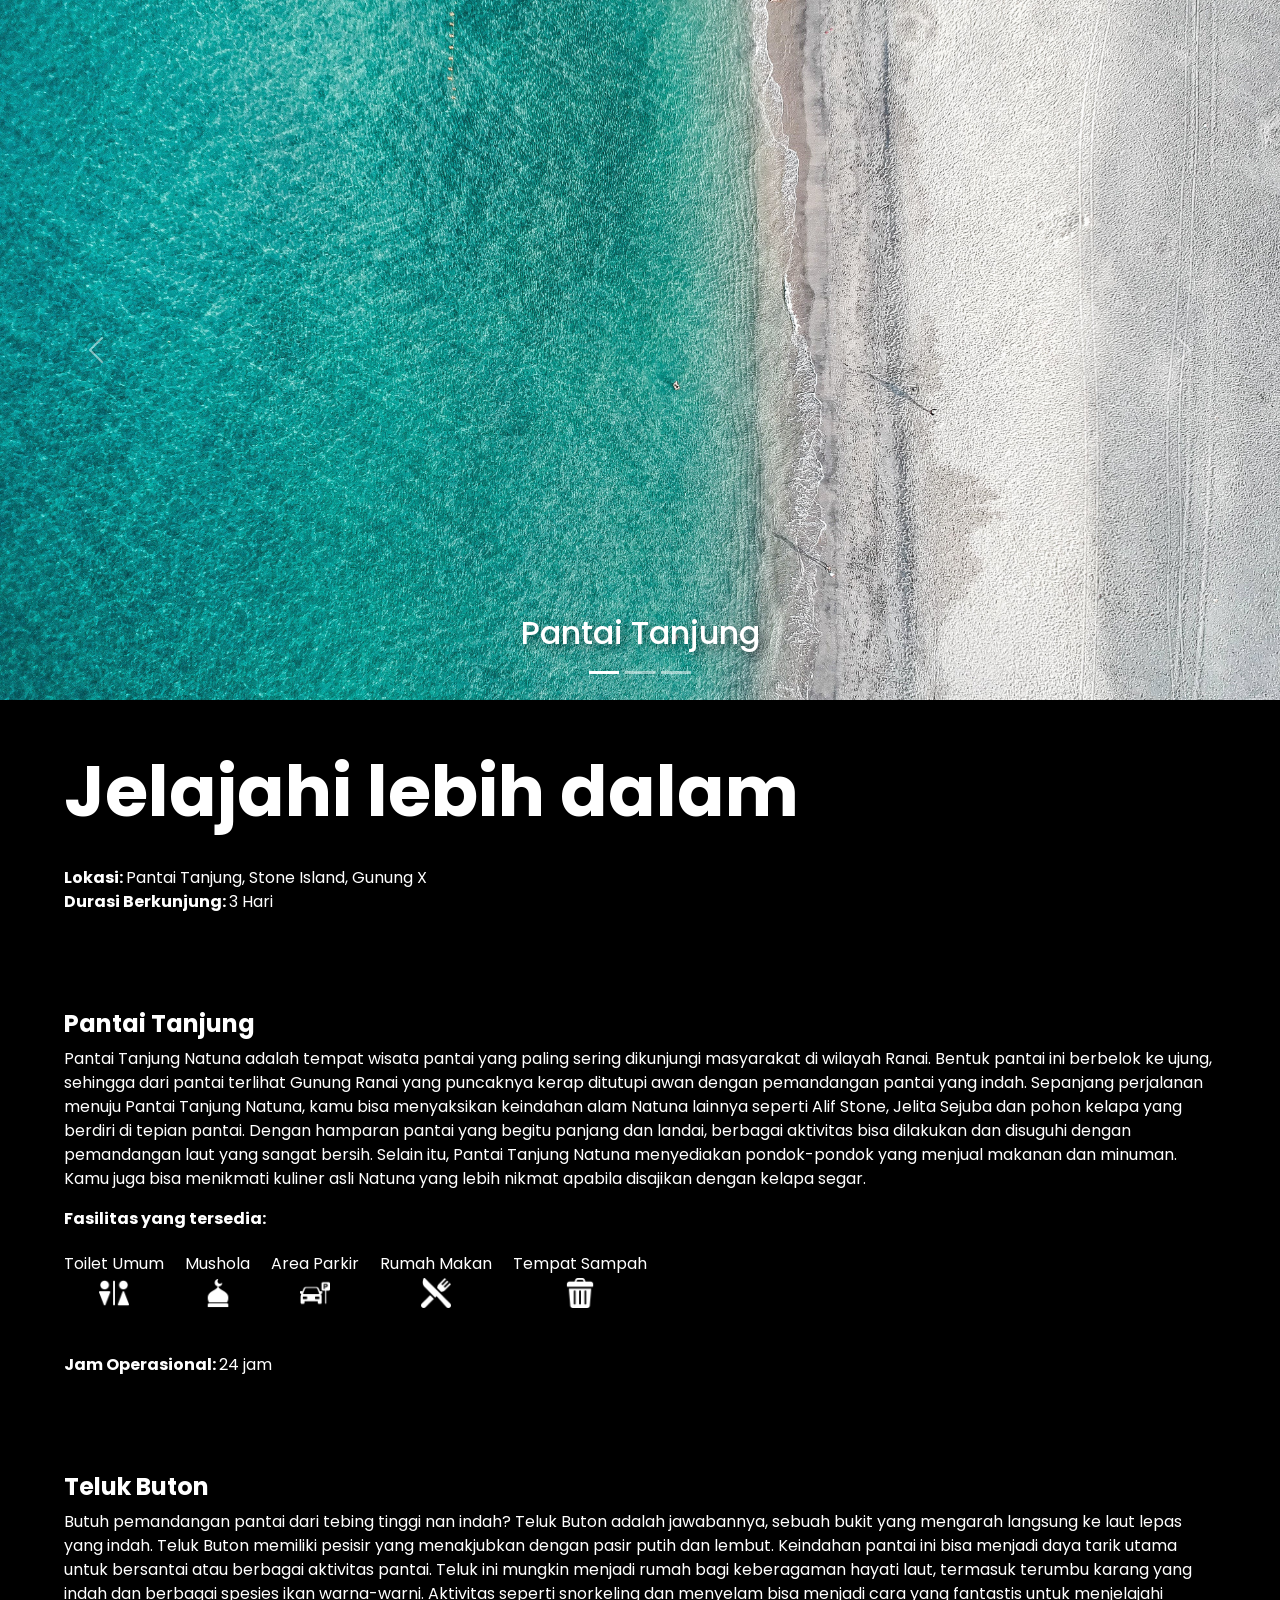
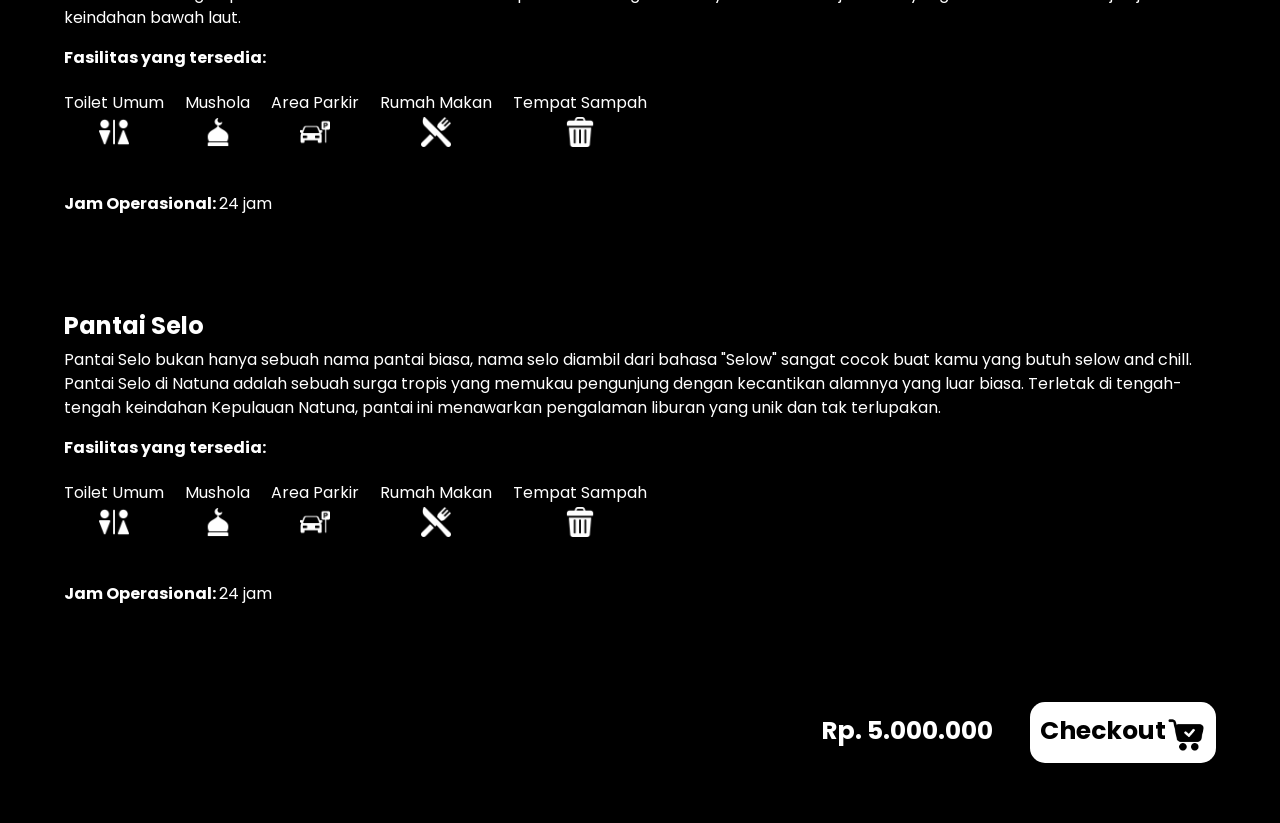
<file: rakeen/isipaket.html>
<!DOCTYPE html>
<html lang="en">
<head>
    <meta charset="UTF-8">
    <meta name="viewport" content="width=device-width, initial-scale=1.0">
    <title>Isi Paket</title>

    <!-- bootstrap -->
    <link href="https://cdn.jsdelivr.net/npm/bootstrap@5.3.2/dist/css/bootstrap.min.css" rel="stylesheet" integrity="sha384-T3c6CoIi6uLrA9TneNEoa7RxnatzjcDSCmG1MXxSR1GAsXEV/Dwwykc2MPK8M2HN" crossorigin="anonymous">

    <link rel="stylesheet" href="isipaket.css">
     <!-- import font poppins -->
     <link rel="preconnect" href="https://fonts.googleapis.com">
     <link rel="preconnect" href="https://fonts.gstatic.com" crossorigin>
     <link href="https://fonts.googleapis.com/css2?family=Poppins:wght@400;600;700&display=swap" rel="stylesheet">
    
</head>
<body>
    <div class="kepala1">

    </div>
    <div class="kepala2">
        <div id="carouselExampleCaptions" class="carousel slide">
            
            <div class="carousel-indicators">
              <button type="button" data-bs-target="#carouselExampleCaptions" data-bs-slide-to="0" class="active" aria-current="true" aria-label="Slide 1"></button>
              <button type="button" data-bs-target="#carouselExampleCaptions" data-bs-slide-to="1" aria-label="Slide 2"></button>
              <button type="button" data-bs-target="#carouselExampleCaptions" data-bs-slide-to="2" aria-label="Slide 3"></button>
            </div>
            <div class="carousel-inner">
              <div class="carousel-item active">
                <img src="gambar/gbr2.jpg" class="d-block" alt="...">
                <div class="carousel-caption d-none d-md-block">
                    <h2>Pantai Tanjung</h2>
                </div>
              </div>
              <div class="carousel-item">
                <img src="gambar/gbr3.jpg" class="d-block" alt="...">
                <div class="carousel-caption d-none d-md-block">
                    <h2>Stone Island</h2>
                </div>
              </div>
              <div class="carousel-item">
                <img src="gambar/gbr4.jpg" class="d-block" alt="...">
                <div class="carousel-caption d-none d-md-block">
                    <h2>Gunung X</h2>
              </div>
            </div>
            <button class="carousel-control-prev" type="button" data-bs-target="#carouselExampleCaptions" data-bs-slide="prev">
              <span class="carousel-control-prev-icon" aria-hidden="true"></span>
              <span class="visually-hidden">Previous</span>
            </button>
            <button class="carousel-control-next" type="button" data-bs-target="#carouselExampleCaptions" data-bs-slide="next">
              <span class="carousel-control-next-icon" aria-hidden="true"></span>
              <span class="visually-hidden">Next</span>
            </button>
          </div>
        <div class="kanan">

        </div>
    </div>
    <div class="badan">
      <h1 style="font-size: 50px;">Jelajahi lebih dalam</h1><br>
      <b>Lokasi: </b>
      Pantai Tanjung, Stone Island, Gunung X<br>
  
      <b>Durasi Berkunjung: </b>
      3 Hari<br><br><br><br><br>
      <div class="destinasi">
        <h4><b>Pantai Tanjung</b></h4>
        <p>Pantai Tanjung Natuna adalah tempat wisata pantai yang paling sering dikunjungi masyarakat di wilayah Ranai. 
          Bentuk pantai ini berbelok ke ujung, sehingga dari pantai terlihat Gunung Ranai yang puncaknya kerap ditutupi awan dengan pemandangan pantai yang indah. 
          Sepanjang perjalanan menuju Pantai Tanjung Natuna, kamu bisa menyaksikan keindahan alam Natuna lainnya seperti Alif Stone, Jelita Sejuba dan pohon kelapa yang berdiri di tepian pantai. 
          Dengan hamparan pantai yang begitu panjang dan landai, berbagai aktivitas bisa dilakukan dan disuguhi dengan pemandangan laut yang sangat bersih. 
          Selain itu, Pantai Tanjung Natuna menyediakan pondok-pondok yang menjual makanan dan minuman. Kamu juga bisa menikmati kuliner asli Natuna yang lebih nikmat apabila disajikan dengan kelapa segar.</p>
        <div class="fasilitas">
          <b>Fasilitas yang tersedia: </b>
          <table>
            <tr>
              <td> Toilet Umum </td>
              <td> Mushola </td>
              <td> Area Parkir </td>
              <td> Rumah Makan </td>
              <td> Tempat Sampah </td>
            </tr>
            <tr>
              <td><img src="gambar/wc.png" alt="wc"></td>
              <td> <img src="gambar/mosque.png" alt="msc"></td>
              <td><img src="gambar/parked-car.png" alt="pk"></td>
              <td><img src="gambar/restaurant.png" alt="rs"></td>
              <td><img src="gambar/trash-can.png" alt="tc"></td>
            </tr>
          </table><br>
        </div>
        <b>Jam Operasional: </b>
        <span>24 jam</span><br><br><br><br><br>
      </div>
      
      <div class="destinasi">
        <h4><b>Teluk Buton</b></h4>
        <p>Butuh pemandangan pantai dari tebing tinggi nan indah? Teluk
          Buton adalah jawabannya, sebuah bukit yang mengarah langsung
          ke laut lepas yang indah. Teluk Buton memiliki pesisir yang menakjubkan dengan pasir putih dan lembut. 
          Keindahan pantai ini bisa menjadi daya tarik utama untuk bersantai atau berbagai aktivitas pantai. 
          Teluk ini mungkin menjadi rumah bagi keberagaman hayati laut, termasuk terumbu karang yang indah dan berbagai spesies ikan warna-warni. 
          Aktivitas seperti snorkeling dan menyelam bisa menjadi cara yang fantastis untuk menjelajahi keindahan bawah laut.
        </p>
        <div class="fasilitas">
          <b>Fasilitas yang tersedia: </b>
          <table>
            <tr>
              <td> Toilet Umum </td>
              <td> Mushola </td>
              <td> Area Parkir </td>
              <td> Rumah Makan </td>
              <td> Tempat Sampah </td>
            </tr>
            <tr>
              <td><img src="gambar/wc.png" alt="wc"></td>
              <td> <img src="gambar/mosque.png" alt="msc"></td>
              <td><img src="gambar/parked-car.png" alt="pk"></td>
              <td><img src="gambar/restaurant.png" alt="rs"></td>
              <td><img src="gambar/trash-can.png" alt="tc"></td>
            </tr>
          </table><br>
        </div>
        <b>Jam Operasional: </b>
        <span>24 jam</span><br><br><br><br><br>
      </div>
      
      <div class="destinasi">
        <h4><b>Pantai Selo</b></h4>
        <p>Pantai Selo bukan hanya sebuah nama pantai biasa, nama selo
          diambil dari bahasa "Selow" sangat cocok buat kamu yang butuh
          selow and chill. Pantai Selo di Natuna adalah sebuah surga tropis yang memukau pengunjung dengan kecantikan alamnya yang luar biasa. 
          Terletak di tengah-tengah keindahan Kepulauan Natuna, pantai ini menawarkan pengalaman liburan yang unik dan tak terlupakan.
</p>
        <div class="fasilitas">
          <b>Fasilitas yang tersedia: </b>
          <table>
            <tr>
              <td> Toilet Umum </td>
              <td> Mushola </td>
              <td> Area Parkir </td>
              <td> Rumah Makan </td>
              <td> Tempat Sampah </td>
            </tr>
            <tr>
              <td><img src="gambar/wc.png" alt="wc"></td>
              <td> <img src="gambar/mosque.png" alt="msc"></td>
              <td><img src="gambar/parked-car.png" alt="pk"></td>
              <td><img src="gambar/restaurant.png" alt="rs"></td>
              <td><img src="gambar/trash-can.png" alt="tc"></td>
            </tr>
          </table><br>
        </div>
        <b>Jam Operasional: </b>
        <span>24 jam</span><br><br><br><br><br>
      </div>
      
      
      <div class="harga">
        <b>Rp. 5.000.000</b>
        <button id="showPopupBtn"><b>Checkout</b><img src="gambar/check-it-out.png" alt=""></button>
      </div>
      
        
    
    </div>
    <footer>
    </footer>
    <div class="overlay" id="overlay"></div>

      <div class="popup" id="myPopup">
          <div class="popup-content">
              <span class="close" id="closePopupBtn">&times;</span>
              <h4><b>Pilih Metode Pembayaran</b></h4><br>
              <form action="">
                  <label for="kk">
                      <input type="radio" name="p" id="kk">
                      <img src="gambar/credit-cards.png" alt="">
                      Kartu Kredit/Debit
                      
                  </label><br>
                  
                  <label for="kd">
                      <input type="radio" name="p" id="kd">
                      <img src="gambar/transfer.png" alt="">
                      Transfer Bank
                      
                  </label><br>
                  
                  <label class="emoney" for="d">
                      <input type="radio" name="p" id="d">
                      <img src="gambar/e-money2.png" alt="">
                      E-Money
                      
                  </label><br>
                  <input class="nomor" type="text" placeholder=" nomor"><br>
                  <input class="sandi" type="text" placeholder=" sandi"><br>
                  <select class="jumlahorang" id="jumlah">
                      <option value="1">1 Orang</option>
                      <option value="2">2 Orang</option>
                      <option value="3">3 Orang</option>
                      <option value="4">4 Orang</option>
                      <option value="5">5 Orang</option>
                      <option value="6">6 Orang</option>
                      <option value="7">7 Orang</option>
                      <option value="8">8 Orang</option>
                      <option value="9">9 Orang</option>
                      <option value="10">10 Orang</option>
                  </select>
                  <span class="harga2"><b>Rp5.000.000</b></span>
                  <button class="tombol"><b>Bayar</b> <img src="/gambar/wallet.png" alt=""></button>
              </form>
          </div>
      </div>

    <script src="isipaket.js"></script>
    <script src="https://cdn.jsdelivr.net/npm/bootstrap@5.3.2/dist/js/bootstrap.bundle.min.js" integrity="sha384-C6RzsynM9kWDrMNeT87bh95OGNyZPhcTNXj1NW7RuBCsyN/o0jlpcV8Qyq46cDfL" crossorigin="anonymous"></script>
</body>
</html>
</file>
<file: CSS/style.css>
* {
  margin: 0;
  padding: 0;
  box-sizing: border-box;
}

html {
  scroll-behavior: smooth;
}

/* ==== Google Fonts ==== */
@import url("https://fonts.googleapis.com/css2?family=Poppins:ital,wght@0,100;0,200;0,300;0,400;0,500;0,600;0,700;0,800;0,900;1,100;1,200;1,300;1,400;1,500;1,600;1,700;1,800;1,900&display=swap");

/* ==== CSS Variable ==== */
:root {
  --white-color: #fff;
  --dark-color: #222;
  --body-bg-color: #fff;
  --section-bg-color: #202834;
  --navigation-item-hover-color: #637ea6;

  --text-shadow: 0 5px 25px rgba(0, 0, 0, 0.1);
  /* custom angka akhir dari 30% */
  --box-shadow: 0 5px 25px rgba(0, 0, 0, 0.363);

  /* --scroll-bar-color: #fff;
  --scroll-thumb-color: #282f4e;
  --scroll-thumb-hover-color: #454f6b; */

  --scroll-bar-color: rgb(80, 80, 80);
  --scroll-thumb-color: #121212;
  --scroll-thumb-hover-color: #000000;
}

/* ==== Scroll bar ==== */
/* bisa digunakan bisa tidak !!!!!!!!!!!!!!!! */

::-webkit-scrollbar {
  width: 11px;
  background: var(--scroll-bar-color);
}

::-webkit-scrollbar-thumb {
  width: 100%;
  background: var(--scroll-thumb-color);
  border-radius: 2em;
}

::-webkit-scrollbar-thumb:hover {
  background: var(--scroll-thumb-hover-color);
}

/* ==== Main CSS ==== */
* {
  margin: 0;
  padding: 0;
  box-sizing: border-box;
  font-family: "Poppins", sans-serif;
}

.container {
  display: flex;
  flex-direction: column;
  scroll-snap-type: y mandatory;
  overflow-y: auto;
  height: 100vh;
}

body {
  background: var(--body-bg-color);
}

/* .about section{
    scroll-snap-align: start;
    height: 100vh;
    
} */

section {
  position: relative;

  scroll-snap-align: start;

  /* tambahan untuk snap */
}

.section {
  color: var(--white-color);
  background: var(--section-bg-color);
  padding: 35px 280px;
  transition: 0.3 ease;

  /* tambahan untuk snap */
}

/* ==== Header ==== */
/* copy */
header {
  z-index: 999;
  position: fixed;
  width: 100%;
  height: calc(5rem + 1rem);
  top: 0;
  left: 0;
  display: flex;
  justify-content: center;
  transition: 1.5s ease;
  transition-property: height, background;
}

header.sticky {
  height: calc(2.5rem + 1rem);
  -webkit-backdrop-filter: blur(20px);
  backdrop-filter: blur(20px);
  border-bottom: 1px solid rgba(0, 0, 0, 0.1);
}

header .nav-bar {
  position: relative;
  width: 100%;
  display: flex;
  align-items: center;
  justify-content: space-between;
  padding: 0 200px;
  transition: 0.3s ease;
}
/* ubah di media queries menjadi ada */
.nav-close-btn {
  display: none;
}

.nav-menu-btn {
  display: none;
}

.nav-bar .logo img {
  height: 70px;
}

.nav-bar .navigation .nav-items .loginHeader {
  background-color: #ffffffe2;
  color: black;
  padding-left: 10px;
  padding-right: 10px;
  padding-top: 4px;
  padding-bottom: 4px;
  width: 30px;
  border-radius: 5px;
}
.nav-bar .navigation .nav-items .loginHeader:hover {
  color: orangered;
}

.nav-bar .logo {
  color: var(--dark-color);
  font-size: 1.8em;
  font-weight: 600;
  letter-spacing: 2px;
  text-transform: uppercase;
  text-decoration: none;
  text-shadow: var(--text-shadow);
}

/* ubah di media queries menjadi putih */
.navigation .nav-items a {
  color: var(--white-color);
  font-size: 1em;
  text-decoration: none;
  text-shadow: var(--text-shadow);
  cursor: pointer;
  transform: translateY(0);
  transition: 0.3s ease;
}
.navigation .nav-items .loginHeader uil uil-user {
  display: block;
}

.loginHeader img{
  width: 20px;
  height: auto;
  filter: invert(1);
  padding-bottom: 5px;
  margin-right: 10px;
}

.navigation .nav-items a:hover {
  color: rgba(234, 124, 13, 0.898);
  /* tidak bisa */
  transform: translateX(2px);
  text-shadow: 0 5px 25px rgba(0, 0, 0, 0.1);
  transition: 0.3s ease; /* Tambahkan 's' setelah 0.3 */
}

.navigation .nav-items a i {
  display: none;
}

.navigation .nav-items a:not(:last-child) {
  margin-right: 25px;
}
/* akhir copy-an */
/* jangan lupa media-queriesnya */

/* ==== Home ==== */
.home {
  min-height: 100vh;
  /* ubah */
  height: 100vh;
  /* scroll-snap-align: start; */
}

.home:before {
  z-index: 888;
  content: "";
  position: absolute;
  width: 100%;
  height: 50px;
  bottom: 0;
  left: 0;
  background: linear-gradient(transparent, black);
}

/* ==== Background slider ==== */
.bg-slider {
  z-index: 777;
  position: relative;
  width: 100%;
  min-height: 100vh;
}

.bg-slider .swiper-slide {
  position: relative;
  width: 100%;
  height: 100vh;
}

.bg-slider .swiper-slide img {
  width: 100%;
  height: 100vh;
  object-fit: cover;
  background-position: center;
  background-size: cover;
  pointer-events: none;
}

.swiper-slide .text-content {
  position: absolute;
  top: 25%;
  color: var(--white-color);
  margin: 0 200px;
  transition: 0.3s ease;
}

.swiper-slide .text-content .title {
  font-size: 4em;
  font-weight: 700;
  text-shadow: var(--text-shadow);
  margin-bottom: 20px;
  transform: translateY(-50px);
  opacity: 0;
}

.swiper-slide-active .text-content .title {
  transform: translateY(0);
  opacity: 1;
  transition: 1s ease;
  transition-delay: 0.3s;
  transition-property: transform, opacity;
}

.swiper-slide .text-content .title span {
  font-size: 0.3em;
  font-weight: 300;
}

.swiper-slide .text-content p {
  max-width: 700px;
  background: rgba(255, 255, 255, 0, 1);
  -webkit-backdrop-filter: blur(10px);
  backdrop-filter: blur(10px);
  text-shadow: var(--text-shadow);
  padding: 20px;
  border-radius: 10px;
  border-bottom: 1px solid rgba(0, 0, 0, 0.1);
  border-right: 1px solid rgba(0, 0, 0, 0.1);
  box-shadow: var(--box-shadow);
  transform: translateX(-80px);
  opacity: 0;
}

.swiper-slide-active .text-content p {
  transform: translateX(0);
  opacity: 1;
  transition: 1s ease;
  transition-delay: 0.3s;
  transition-property: transform, opacity;
}

.swiper-slide .text-content .read-btn {
  border: none;
  outline: none;
  background: var(--white-color);
  color: var(--dark-color);
  font-size: 0.9em;
  font-weight: 500;
  padding: 5px 15px;
  display: flex;
  align-items: center;
  margin-top: 40px;
  border-radius: 10px;
  cursor: pointer;
  transform: translateX(50px);
  opacity: 0;
}

.swiper-slide-active .text-content .read-btn {
  transform: translateX(0);
  opacity: 1;
  transition: 1s ease;
  transition-delay: 0.3s;
  transition-property: transform, opacity;
}

.swiper-slide .text-content .read-btn i {
  font-size: 1.6em;
  transition: 0.3s ease;
}

.swiper-slide .text-content .read-btn:hover i {
  transform: translateX(5px);
}

.dark-layer:before {
  content: "";
  position: absolute;
  width: 100%;
  height: 100vh;
  top: 0;
  left: 0;
  background: rgba(0, 0, 0, 0.2);
}

.bg-slider-thumbs {
  z-index: 777;
  position: absolute;
  bottom: 7em;
  left: 50%;
  transform: translateX(-50%);
  transition: 0.3s ease;
}

.thumbs-container {
  /* custom */
  background: rgba(255, 255, 255, 0.2);
  /* custom */
  -webkit-backdrop-filter: blur(10px);
  backdrop-filter: blur(10px);
  /* custom 3px jadi 1px */
  padding: 10px 1px;
  /* custom */
  padding-left: 15px;
  border-radius: 10px;
  border-bottom: 1px solid rgba(255, 255, 255, 0.1);
  border-right: 1px solid rgba(255, 255, 255, 0.1);
  box-shadow: var(--box-shadow);
  align-content: center;
}

.thumbs-container img {
  width: 50px;
  height: 35px;
  margin: 0 5px;
  border-radius: 5px;
  cursor: pointer;
  transition: 0.4s ease;
}

.thumbs-container img:hover {
  transform: translateY(-3px);
  transition: 0.4s ease;
}

.swiper-slide-thumb-active {
  border: 1px solid var(--white-color);
}

/* Tambahkan ini untuk memberikan style pada thumbnail yang aktif */
.swiper-slide-thumb-active img {
  border: 1px solid var(--white-color);
}

/* ==== Media icons ==== */
.media-icons {
  z-index: 999;
  position: absolute;
  display: flex;
  flex-direction: column;
  top: 50%;
  transform: translateY(-50%);
  margin-left: 90px;
}

.media-icons a {
  color: var(--white-color);
  font-size: 1.7em;
  margin: 10px 0;
}

/* ==== About section ==== */
/* custom */
.about {
  height: 100vh;
  background-color: black;
  /* scroll-snap-align: start; */
}

.about .cont-about {
  margin-top: 200px;
  height: 300px;
  display: inline-flex;
  justify-content: center;
  align-items: center;
}

.about .cont-about .petaNatuna {
  background-color: #fff;
  height: auto;
  width: 600px;
  border-radius: 30px;
  box-shadow: 0 0 30px rgba(255, 255, 255, 0.614);
  margin-top: 40px;
}

.about .deskAbout {
  margin-left: 70px;
  width: 100%;
  max-height: 600px;
  margin-top: 40px;
  margin-bottom: 40px;
  text-align: justify;
}

.about .deskAbout span {
  font-weight: 500;
  font-size: 0.94em;
  width: 70%;
  height: 600px;
  margin-left: 30px;
  white-space: pre-wrap;
  letter-spacing: 1px;
  margin: 25px 0;
}

.about h2 {
  margin-top: 50px;
  margin-left: 1px;
  font-size: 3.1em;

  font-weight: 600;
}

.abou .deskAbout {
  width: 100%; /* Mengubah lebar menjadi 100% pada layar yang lebih kecil */
  margin-left: 0; /* Menghapus margin kiri pada layar yang lebih kecil */
}

.abou .deskAbout span {
  width: 100%; /* Mengubah lebar span menjadi 100% pada layar yang lebih kecil */
  margin-left: 0; /* Menghapus margin kiri pada layar yang lebih kecil */
}

/* .about .cont-about.bawah{
  margin-top: 50px;
  height: 300px;
  display: inline-flex;
  } */

.about .cont-about .gambarAbout {
  background-color: rgb(0, 37, 107);
  height: 282px; /* Tinggi latar belakang */
  width: 270px;
  border-radius: 30px;
  box-shadow: 0 0 30px rgba(255, 255, 255, 0.614);
  background-size: 270px 282px; /* Ukuran latar belakang (tinggi x lebar) */

  /* background-repeat: no-repeat; */
  background-position: center;
  overflow: hidden; /* Mengatasi masalah overflow */
  display: flex;
  align-items: center;
  justify-content: center;
}

.about .cont-about .gambarAbout img {
  height: 200px; /* Tinggi gambar di dalam latar belakang */
  width: auto;
  max-width: 100%;
  display: block; /* Mengatasi margin bawah pada elemen img */
  margin: 0 auto; /* Posisi gambar di tengah */
}

.about .cont-about p br {
  display: block; /* Memastikan <br> dianggap sebagai elemen blok */
  content: ""; /* Menambahkan konten kosong */
  margin-bottom: 15px; /* Menambah spasi setelah tag <br> */
}

.about span {
}

.about h2 {
}

/* dari sini sampai habis, intinya yang berhubungan dengan komponen css header diatas */
@media screen and (max-width: 1633px){
  .about {
    height: 100vh;
    background-color: black;
    padding-left: 30px;
    /* scroll-snap-align: start; */
  }

  .about .cont-about {
    margin-top: 30px;
    height: 300px;
    display: inline;
    justify-content: center;
    align-items: center;
    flex-direction: row;
  }

  .about .cont-about .petaNatuna {
    background-color: #fff;
    height: auto;
    width: 370px;
    border-radius: 30px;
    box-shadow: 0 0 30px rgba(255, 255, 255, 0.614);
    margin-left: 50%;
    margin-top: 60px;
  }

  .about .deskAbout {
    margin-left: 37%;
    width: 650px;
    height: 70%;
    margin-top: 50px;
    text-align: justify;
  }

  .about .deskAbout span {
    font-weight: 500;
    font-size: 0.7em;
    width: 70%;
    margin-left: 0px;
    white-space: pre-wrap;
    letter-spacing: 0.3px;
    margin: 25px 0;
    height: 20vh;
  }

  .about h2 {
    margin-top: 20px;
    margin-left: 1px;
    font-size: 3.1em;

    font-weight: 600;
    
  }
  
}

/* ==== Media queries (max-width: 1100px) ==== */
@media screen and (max-width: 1200px) {
  header .nav-bar {
    padding: 0 50px;
  }

  .section {
    color: var(--white-color);
    /* dimodif */
    background: var(black);
    padding: 25px 50px;
    transition: 0.3s ease;
  }

  .media-icons {
    right: 0;
    margin-right: 50px;
  }

  .swiper-slide.text-content {
    margin: 0 120px 0 50px;
  }

  .bg-slider-thumbs {
    bottom: 3em;
  }

  .nav-menu-btn {
    display: block;
    color: var(--white-color);
  }

  .nav-close-btn {
    display: block;
    color: var(--dark-color);
    position: absolute;
    top: 0;
    right: 0;
    font-size: 1.3em;
    margin: 10px;
    cursor: pointer;
    transition: 0.3 ease;
  }

  .navigation {
    z-index: 99999;
    position: fixed;
    width: 100%;
    height: 100vh;
    top: 0;
    left: 0;
    background: rgba(0, 0, 0, 0.25);
    display: flex;
    justify-content: center;
    align-items: center;
    visibility: hidden;
    opacity: 0;
  }

  .navigation.active {
    transition: 0.3s ease;
    visibility: visible;
    opacity: 1;
  }

  .navigation .nav-items {
    position: relative;
    background: var(--white-color);
    width: 400px;
    max-width: 400px;
    display: grid;
    place-content: center;
    margin: 20px;
    padding: 40px;
    border-radius: 20px;
    box-shadow: var(--box-shadow);
    transform: translateY(-200px);
    transition: 0.3s ease;
  }

  .loginHeader img{
    margin-left: 48px;
  }

  /* Jarak icon dan output nama pengguna */
  .namaPengguna{
  padding-left: 37px;
  } 
  

  .buatJarak{
    margin-left: 20px;
  }



  .navigation.active .nav-items {
    transform: translateY(0);
  }

  .navigation .nav-items a {
    color: var(--dark-color);
    font-size: 0.7em;
    margin: 20px 35px;
    transition: 0.3s ease;
  }

  .nav-bar .navigation .nav-items .loginHeader {
    padding-left: 0px;
  }

  .navigation .nav-items a:hover {
    color: var(--navigation-item-hover-color);
    transition: 0.3s ease;
  }

  .navigation .nav-items a i {
    display: inline-block;
    color: var(--dark-color);
    font-size: 1em;
    margin: 15px 50px;
    transition: 0.3s ease;
  }

  .swiper-slide .text-content .read-btn {
    font-size: 0.9em;
    padding: 5px 15px;
  }

  /* .navigation .nav-items a i{
        color: var(--dark-color);
    } */

  .navigation .nav-items {
    display: inline-block;
    font-size: 1.3em;
    margin-right: 5px;
  }
  .about {
    height: 100vh;
    background-color: black;
    padding-left: 30px;
    /* scroll-snap-align: start; */
  }

  .about .cont-about {
    margin-top: 30px;
    height: 300px;
    display: inline;
    justify-content: center;
    align-items: center;
    flex-direction: row;
  }

  .about .cont-about .petaNatuna {
    background-color: #fff;
    height: auto;
    width: 370px;
    border-radius: 30px;
    box-shadow: 0 0 30px rgba(255, 255, 255, 0.614);
    margin-left: 30%;
    margin-top: 60px;
  }

  .about .deskAbout {
    margin-left: 30%;
    width: 370px;
    height: 70%;
    margin-top: 50px;
    text-align: justify;
  }

  .about .deskAbout span {
    font-weight: 500;
    font-size: 0.7em;
    width: 70%;
    margin-left: 0px;
    white-space: pre-wrap;
    letter-spacing: 0.3px;
    margin: 25px 0;
    height: 20vh;
  }

  .about h2 {
    margin-top: 20px;
    margin-left: 1px;
    font-size: 3.1em;

    font-weight: 600;
  }
}

/* ==== Media queries (max-width: 785px) ==== */
@media screen and (max-width: 785px) {
  header .nav-bar {
    padding: 25px 20px;
  }

  .section {
    padding: 25px 20px;
  }

  .media-icons {
    margin-right: 20px;
  }

  .media-icons a {
    font-size: 1.5em;
  }

  .swiper-slide .text-content {
    margin: 0 70px 0 20px;
  }

  .swiper-slide .text-content .title {
    font-size: 3em;
  }

  .swiper-slide .text-content .title span {
    font: 0.35em;
  }

  .swiper-slide .text-content p {
    font-size: 0.9em;
  }

  .nav-menu-btn {
    display: block;
    color: var(--white-color);
  }

  .nav-close-btn {
    display: block;
    color: var(--dark-color);
    position: absolute;
    top: 0;
    right: 0;
    font-size: 1.3em;
    margin: 10px;
    cursor: pointer;
    transition: 0.3 ease;
  }

  .navigation {
    z-index: 99999;
    position: fixed;
    width: 100%;
    height: 100vh;
    top: 0;
    left: 0;
    background: rgba(0, 0, 0, 0.25);
    display: flex;
    justify-content: center;
    align-items: center;
    visibility: hidden;
    opacity: 0;
    /* transition: 0.3s ease; */
  }

  .navigation.active {
    transition: 0.3s ease;
    visibility: visible;
    opacity: 1;
  }

  .navigation .nav-items {
    position: relative;
    background: var(--white-color);
    width: 400px;
    max-width: 400px;
    display: grid;
    place-content: center;
    margin: 20px;
    padding: 40px;
    border-radius: 20px;
    box-shadow: var(--box-shadow);
    transform: translateY(-200px);
    transition: 0.3s ease;
  }

  .navigation.active .nav-items {
    transform: translateY(0);
  }

  .navigation .nav-items a {
    color: var(--dark-color);
    font-size: 0.7em;
    margin: 20px 35px;
    transition: 0.3s ease;
  }

  .navigation .nav-items a:hover {
    color: var(--navigation-item-hover-color);
    transition: 0.3s ease;
  }

  .navigation .nav-items a i {
    display: inline-block;
    color: var(--dark-color);
    font-size: 1em;
    margin: 15px 50px;
    transition: 0.3s ease;
  }

  .swiper-slide .text-content .read-btn {
    font-size: 0.9em;
    padding: 5px 15px;
  }

  /* .navigation .nav-items a i{
        color: var(--dark-color);
    } */

  .navigation .nav-items {
    display: inline-block;
    font-size: 1.3em;
    margin-right: 5px;
  }

  /* .about .cont-about span{
    height: 270px;
  } */

  .about {
    height: 100vh;
    background-color: black;
    padding-left: 30px;
    /* scroll-snap-align: start; */
  }

  .about .cont-about {
    margin-top: 30px;
    height: 300px;
    display: inline;
    justify-content: center;
    align-items: center;
    flex-direction: row;
  }

  .about .cont-about .petaNatuna {
    background-color: #fff;
    height: auto;
    width: 370px;
    border-radius: 30px;
    box-shadow: 0 0 30px rgba(255, 255, 255, 0.614);
    margin-left: 15%;
    margin-top: 60px;
  }

  .about .deskAbout {
    margin-left: 15%;
    width: 370px;
    height: 70%;
    margin-top: 40px;
    text-align: justify;
  }

  .about .deskAbout span {
    font-weight: 500;
    font-size: 0.7em;
    width: 70%;
    margin-left: 0px;
    white-space: pre-wrap;
    letter-spacing: 0.3px;
    margin: 25px 0;
    height: 20vh;
  }

  .about h2 {
    margin-top: 20px;
    margin-left: 1px;
    font-size: 3.1em;

    font-weight: 600;
  }
}

/* ==== Navigation Menu ==== */

/* .nav-menu-btn{
    display: block;
    color: var(--white-color);
    font-size: 1.5em;
    cursor: pointer;
}

.nav-close-btn{
    display: block;
    color: var(--dark-color);
    position: absolute;
    top: 0;
    right: 0;
    font-size: 1.3em;
    margin: ;
}

.navigation{
    z-index: 99999;
    position: fixed;
    width: 100%;
    top: 0;
    left: 0;
    background: rgba(0, 0, 0, 0.25);
    display: flex;
    justify-content: center;
    align-items: center;

}

.navigation .nav-items{
    position: relative;
    background: var(--white-color);
    width: 400px;
    max-width: 400px;
    display: grid;
    place-content: center;
    margin: 20px;
    padding: 40px;
    border-radius: 20px;
    box-shadow: var(--box-shadow);

}

.navigation .nav-items a{
    color: var(--dark-color);
    font-size: 1em;
    margin: 15px 50px;
    transition: 0.3s ease;
} */

/* 54.30 */

/* ==== About section ==== */

/* swiper image */
</file>
<file: CSS/destination.css>
body {
  background-color: white;
  /* overflow: hidden; */
  font-family: "Poppins", sans-serif;
}
.containerA {
  position: absolute;
  left: 50%;
  top: 50%;
  transform: translate(-50%, -50%);
  width: 100%;
  height: 100%;
  padding: 50px;
  background-color: white;
  /* box-shadow: 0 30px 50px #dbdbdd; */
  overflow: hidden;
}
#slide {
  width: max-content;
  margin-top: 50px;
}
.item {
  width: 200px;
  height: 300px;
  background-position: 50% 50%;
  display: inline-block;
  transition: 0.5s;
  background-size: cover;
  position: absolute;
  z-index: 1;
  top: 50%;
  transform: translate(0, -50%);
  border-radius: 20px;
  box-shadow: 0 30px 50px #505050;
}
.item:nth-child(1),
.item:nth-child(2) {
  left: 0;
  top: 0;
  transform: translate(0, 0);
  border-radius: 0;
  width: 100%;
  height: 100%;
  box-shadow: none;
}
.item:nth-child(3) {
  left: 50%;
}
.item:nth-child(4) {
  left: calc(50% + 220px);
}
.item:nth-child(5) {
  left: calc(50% + 440px);
}

.item:nth-child(6) {
  left: calc(50% + 660px);
  opacity: 0;
}

.item:nth-child(7) {
  left: calc(50% + 880px);
}

.item:nth-child(8) {
  left: calc(50% + 1100px);
}

.item:nth-child(9) {
  left: calc(50% + 1320px);
}

.item:nth-child(10) {
  left: calc(50% + 1540px);
  opacity: 0;
}

.item .content {
  position: absolute;
  top: 50%;
  left: 100px;
  width: 300px;
  text-align: left;
  padding: 0;
  color: #eee;
  transform: translate(0, -50%);
  display: none;
}

.item:nth-child(2) .content {
  display: block;
  z-index: 11111;
}
.item .name {
  font-size: 70px;
  font-weight: 600;
  opacity: 0;
  animation: showcontent 1s ease-in-out 1s 1 forwards;
}
.item .des {
  margin: 20px 0;
  opacity: 0;
  animation: showcontent 1s ease-in-out 0.3s 1 forwards;
}
.item .button {
  padding: 10px 20px;
  border: none;
  opacity: 0;
  animation: showcontent 1s ease-in-out 0.6s 1 forwards;
}
.about2 {
  height: 100vh;
}
.about2::before {
  content: "";
  position: absolute;
  top: 0;
  left: 0;
  width: 100%;
  height: 70px;
  background: linear-gradient(
    to top,
    transparent,
    rgba(255, 255, 255, 0) 0%,
    #000000 70%
  );
  z-index: 3;
}
@keyframes showcontent {
  from {
    opacity: 0;
    transform: translate(0, 100px);
    filter: blur(33px);
  }
  to {
    opacity: 1;
    transform: translate(0, 0);
    filter: blur(0);
  }
}
.buttons {
  position: absolute;
  bottom: 100px;
  z-index: 222222;
  text-align: center;
  width: 100%;
}
.buttons button {
  width: 30px;
  height: 30px;
  border-radius: 50%;
  border: solid 1px black;
  transition: 0.5s;
  background-color: transparent;
  opacity: 1;
  backdrop-filter: blur(2px);
}
.buttons button:hover {
  background-color: white;
}

@media (max-width: 768px) {
  #slide .item .content .name {
    font-size: 50px;

    margin-bottom: 300px;
  }
  #slide .item .content .des {
    font-size: 13px;
    padding-top: 100px;
  }
  .buttons {
    bottom: 5%;
    left: 40%;
  }
}
</file>
<file: CSS/aboutUs.css>
/* Your existing CSS code */

/* * {
  margin: 0;
  padding: 0;
  box-sizing: border-box;
} */
@import url("https://fonts.googleapis.com/css2?family=Poppins:wght@200;300;500;700&family=Roboto:wght@100;300&family=Vollkorn:wght@400;600&display=swap");

.containerB {
  background-color: black;
}
.about3 {
  background-color: black;
  padding-top: 35px;
}
element.card-body {
  background-color: black;
  color: rgb(18, 18, 18);
}
body {
  overflow-y: auto;
  background-color: black;
  font-family: "Roboto", sans-serif;
  margin: 0;
  padding: 0;
}

/* .jumbotron {
  width: 100%;
  height: 75vh;
  background-image: url(/img/gbr3.jpg);
  background-size: cover;
  display: flex;
}

.heading {
  display: flex;
  flex-direction: column;
  align-self: center;
  padding-bottom: 1px;
}

.name {
  font-family: "Poppins", sans-serif;
  font-weight: 700;
  font-size: 7em;
  color: white;
  margin-left: 80px;
  margin-bottom: 5px;
  transition: all 0.2s ease-in;
}

.name:hover {
  color: white;
  text-shadow: 0 0px 50px #ffffff;
  transition: all 0.5s ease-in;
}

.desc {
  font-family: "Poppins", sans-serif;
  font-weight: 400;
  font-style: normal;
  font-size: 5em;
  color: white;
  margin-left: 80px;
  margin-bottom: 5px;
}

.jobdesc {
  font-family: "Poppins", sans-serif;
  color: white;
  margin-top: 30px;
  margin-left: 80px;
  margin-right: 80px;
  margin-bottom: 7rem;
  font-size: 1em;
  font-style: normal;
  font-weight: 400;
} */

.project {
  height: 10vh;
  background-color: black;
  display: flex;
  justify-content: space-around;
  align-items: center;
  /* custom */
  padding-top: 40px;
  padding-bottom: 20px;
  margin-top: 0px;
  margin-bottom: 20px;
}

.project h1 {
  font-family: "Poppins", sans-serif;
  font-weight: 500;
  font-size: 3em;
  color: white;
  margin-bottom: 5px;
  transition: all 0.2s ease-in;
  text-align: center;
  /* pandu */
  padding-top: 30px;
  padding-bottom: 30px;
}

.card {
  background-color: black;
  padding: 20px;
  overflow: hidden;
  border-radius: 50px;
  transition: transform 0.8s;
}

.card img {
  object-fit: cover;
}

/* .card-group {
  background-color: black;
  color: black;
} */

.card:hover {
  transform: scale(1.1);
}

.card-body {
  font-family: "Poppins", sans-serif;
  font-weight: 100;
  font-style: normal;
  color: white;
}

.card img {
  object-fit: cover;
  max-width: 100%;
  max-height: 100%;
}

.profile {
  height: 15vh;
  background-color: black;
  color: #ffffff;
  display: flex;
  justify-content: space-around;
  align-items: center;
  margin-top: 40px;
  margin-bottom: 20px;
}

.profile h1 {
  font-family: "Poppins", sans-serif;
  font-weight: 500;
  font-size: 3em;
  color: white;
  margin-bottom: 30px;
  transition: all 0.2s ease-in;
  text-align: center;
}

.card-container {
  width: 80%;
  margin: auto;
  overflow: hidden;
  padding-bottom: 100px;
}

.slide-container {
  display: flex;
  width: 100%;
  transition: transform 0.5s ease-in-out;
}

.slide-content {
  width: 25%;
  box-sizing: border-box;
  margin-right: 10px;
}

.card-wrapper {
  width: 100%;
  float: left;
}

.kartu {
  position: relative;
  overflow: hidden;
}

.image-content {
  position: relative;
}

.overlay {
  position: absolute;
  top: 0;
  left: 0;
  width: 100%;
  height: 100%;
  background: rgba(0, 0, 0, 0.5);
  opacity: 0;
  transition: opacity 0.5s;
}

.card-image img {
  width: 100%;
  height: auto;
  border-radius: 10px;
}

.card-cont {
  position: absolute;
  bottom: 0;
  left: 0;
  padding: 50px;
  color: #fff;
  transform: translateY(100%);
  transition: transform 0.5s;
}

.nama {
  margin: 0;
  font-size: 1.5em;
}

.deskripsi {
  margin: 0;
  font-size: 1em;
}

.deskripsi.fath {
  font-size: 0.8em;
}

.deskripsi.pandu {
  font-size: 0.8em;
}

.deskripsi.raken {
  font-size: 0.8em;
}

.deskripsi.abi {
  font-size: 0.8em;
}

.kartu:hover .overlay {
  opacity: 1;
}

.kartu:hover .card-cont {
  transform: translateY(0);
}

@media (max-width: 768px) {
  .kartu:hover .card-cont {
    display: none;
  }
}
</file>
<file: CSS/isipaket.css>
@import url("https://fonts.googleapis.com/css2?family=Poppins:ital,wght@0,100;0,200;0,300;0,400;0,500;0,600;0,700;0,800;0,900;1,100;1,200;1,300;1,400;1,500;1,600;1,700;1,800;1,900&display=swap");



:root {
  --white-color: #fff;
  --dark-color: #222;
  --body-bg-color: #fff;
  --section-bg-color: #202834;
  --navigation-item-hover-color: #637ea6;

  --text-shadow: 0 5px 25px rgba(0, 0, 0, 0.1);
  /* custom angka akhir dari 30% */
  --box-shadow: 0 5px 25px rgba(0, 0, 0, 0.363);

  /* --scroll-bar-color: #fff;
  --scroll-thumb-color: #282f4e;
  --scroll-thumb-hover-color: #454f6b; */

  --scroll-bar-color: rgb(80, 80, 80);
  --scroll-thumb-color: #121212;
  --scroll-thumb-hover-color: #000000;
}
/* ============= */
body {
  background-color: black;
  font-family: "Poppins", sans-serif;
  color: white;
  /* background-image: url(gambar/gbr6.jpg); */
}

/* css header by pandu */
/* ==== Header ==== */
/* copy */
header {
  z-index: 999;
  position: fixed;
  width: 100%;
  height: calc(5rem + 1rem);
  top: 0;
  left: 0;
  display: flex;
  justify-content: center;
  transition: 1.5s ease;
  transition-property: height, background;
}

header.sticky {
  height: calc(2.5rem + 1rem);
  -webkit-backdrop-filter: blur(20px);
  backdrop-filter: blur(20px);
  border-bottom: 1px solid rgba(0, 0, 0, 0.1);
}

header .nav-bar {
  position: relative;
  width: 100%;
  display: flex;
  align-items: center;
  justify-content: space-between;
  padding: 0 200px;
  transition: 0.3s ease;
}
/* ubah di media queries menjadi ada */
.nav-close-btn {
  display: none;
}

.nav-menu-btn {
  display: none;
}

.nav-bar .logo img {
  height: 70px;
}

.nav-bar .navigation .nav-items .loginHeader {
  background-color: #ffffffe2;
  color: black;
  padding-left: 10px;
  padding-right: 10px;
  padding-top: 4px;
  padding-bottom: 4px;
  width: 30px;
  border-radius: 5px;
}
.nav-bar .navigation .nav-items .loginHeader:hover {
  color: orangered;
}

.nav-bar .logo {
  color: var(--dark-color);
  font-size: 1.8em;
  font-weight: 600;
  letter-spacing: 2px;
  text-transform: uppercase;
  text-decoration: none;
  text-shadow: var(--text-shadow);
}

/* ubah di media queries menjadi putih */
.navigation .nav-items a {
  color: var(--white-color);
  font-size: 1em;
  text-decoration: none;
  text-shadow: var(--text-shadow);
  cursor: pointer;
  transform: translateY(0);
  transition: 0.3s ease;
}
.navigation .nav-items .loginHeader uil uil-user {
  display: block;
}

.loginHeader img{
  width: 20px;
  height: auto;
  filter: invert(1);
  padding-bottom: 0px;
  margin-right: 10px;
  margin-bottom: -3px;
}

.navigation .nav-items a:hover {
  color: rgba(234, 124, 13, 0.898);
  /* tidak bisa */
  transform: translateX(2px);
  text-shadow: 0 5px 25px rgba(0, 0, 0, 0.1);
  transition: 0.3s ease; /* Tambahkan 's' setelah 0.3 */
}

.navigation .nav-items a i {
  display: none;
}

.navigation .nav-items a:not(:last-child) {
  margin-right: 25px;
}
/* akhir copy-an */
/* ========== */
.kepala2 img {
  width: 100%;
  height: 700px;
  object-fit: cover;
}
.kepala,
h2 {
  text-shadow: 4px 4px 10px rgba(0, 0, 0, 0.5);
}
.badan {
  width: 90%;
  height: auto;
  border-radius: 10px;
  backdrop-filter: blur(7px);
  margin-top: 150px;
  margin-left: auto;
  margin-right: auto;
  padding-bottom: 50px;
}
.destinasi {
  bottom: 10%;
}

.badan h1 {
  font-size: 70px !important;
  font-weight: 700;
}
.badan h1:hover {
  text-shadow: 0px 0px 50px #ffffff;
  transition: all 0.5s ease-in;
}
.fasilitas table {
  margin-top: 20px;
  margin-bottom: 20px;
  margin-left: -20px;
}
.fasilitas td {
  text-align: center;
  padding-left: 20px;
}
.fasilitas img {
  width: 30px;
  height: 30px;
  filter: invert(100%);
}
 .destinasi .gambardest{
  width: 80%;
  height: auto;
  border-radius: 10px;
}
.badan .harga {
  width: 100%;
  text-align: right;
  font-size: 25px;
}
.harga button {
  margin-left: 30px;
  padding: 10px;
  border: none;
  border-radius: 15px;
  background-color: rgb(255, 255, 255);
}
.harga button:hover {
  filter: invert(100%);
}
.harga img {
  width: 40px;
  height: auto;
}
footer {
  width: 100%;
  height: 10px;
  background-color: rgb(0, 0, 0);
  color: black;
  text-align: center;
}

.overlay {
  display: none;
  position: fixed;
  top: 0;
  left: 0;
  width: 100%;
  height: 100%;
  background: rgba(0, 0, 0, 0.5); /* Warna latar belakang semi-transparan */
  z-index: 1000;
}

.popup {
  font-size: 17px;
  color: black;
  width: 450px;
  height: 420px;
  display: none;
  position: fixed;
  top: 50%;
  left: 50%;
  transform: translate(-50%, -50%);
  border: 1px solid #ccc;
  border-radius: 20px;
  padding: 20px;
  backdrop-filter: blur(70px);
  box-shadow: 15px 15px 30px rgba(0, 0, 0, 0.25);
  background-color: #ffffff;
  z-index: 1001;
}
.popup input {
  margin-bottom: 20px;
}
.popup .emoney {
  margin-bottom: 30px;
}
.popup-content {
  text-align: left;
}
.popup img {
  width: 20px;
  height: auto;
}
.popup input,
select {
  background-color: rgb(239, 239, 239);
}
.popup .nomor,
.sandi {
  border: none;
  border-radius: 5px;
  width: 410px;
  /* margin-top: 10px; */
}
.popup .jumlahorang {
  font-size: 12px;
  border: none;
  border-radius: 5px;
  padding: 5px;
}
.popup .harga2 {
  position: absolute;
  right: 20px;
  bottom: 70px;
}
.popup .tombol {
  align-items: center;
  background-color: rgb(229, 229, 229);
  font-size: 18px;
  position: absolute;
  box-shadow: 0px 0px 1px rgba(112, 112, 112, 0.25);
  right: 20px;
  bottom: 20px;
  border: none;
  border-radius: 5px;
  padding: 10px;
  text-decoration: none;
}
.tombol:hover {
  filter: invert(100%);
}
.close {
  position: absolute;
  top: 10px;
  right: 10px;
  font-size: 20px;
  cursor: pointer;
}
@media screen and (max-width: 1200px) {
  header .nav-bar {
    padding: 0 50px;
  }

  .section {
    color: var(--white-color);
    /* dimodif */
    background: var(black);
    padding: 25px 50px;
    transition: 0.3s ease;
  }

  .media-icons {
    right: 0;
    margin-right: 50px;
  }

  .swiper-slide.text-content {
    margin: 0 120px 0 50px;
  }

  .bg-slider-thumbs {
    bottom: 3em;
  }

  .nav-menu-btn {
    display: block;
    color: var(--white-color);
  }

  .nav-close-btn {
    display: block;
    color: var(--dark-color);
    position: absolute;
    top: 0;
    right: 0;
    font-size: 1.3em;
    margin: 10px;
    cursor: pointer;
    transition: 0.3 ease;
  }

  .navigation {
    z-index: 99999;
    position: fixed;
    width: 100%;
    height: 100vh;
    top: 0;
    left: 0;
    background: rgba(0, 0, 0, 0.25);
    display: flex;
    justify-content: center;
    align-items: center;
    visibility: hidden;
    opacity: 0;
  }

  .navigation.active {
    transition: 0.3s ease;
    visibility: visible;
    opacity: 1;
  }

  .navigation .nav-items {
    position: relative;
    background: var(--white-color);
    width: 340px;
    max-width: 400px;
    display: grid;
    place-content: center;
    margin: 20px;
    padding: 40px;
    border-radius: 20px;
    box-shadow: var(--box-shadow);
    transform: translateY(-200px);
    transition: 0.3s ease;
  }

  .navigation.active .nav-items {
    transform: translateY(0);
  }

  .navigation .nav-items a {
    color: var(--dark-color);
    font-size: 0.7em;
    margin: 20px 35px;
    transition: 0.3s ease;
  }

  .nav-bar .navigation .nav-items .loginHeader {
    padding-left: 0px;
  }

  .navigation .nav-items a:hover {
    color: var(--navigation-item-hover-color);
    transition: 0.3s ease;
  }

  .navigation .nav-items a i {
    display: inline-block;
    color: var(--dark-color);
    font-size: 1em;
    margin: 15px 50px;
    transition: 0.3s ease;
  }

  .swiper-slide .text-content .read-btn {
    font-size: 0.9em;
    padding: 5px 15px;
  }

  .loginHeader img{
    margin-left: 52px;
    padding-right: 31px;
  }

  /* .navigation .nav-items a i{
        color: var(--dark-color);
    } */

  .navigation .nav-items {
    display: inline-block;
    font-size: 1.3em;
    margin-right: 5px;
  }

}

/* ==== Media queries (max-width: 785px) ==== */
@media screen and (max-width: 785px) {
  header .nav-bar {
    padding: 25px 20px;
  }

  .section {
    padding: 25px 20px;
  }

  .media-icons {
    margin-right: 20px;
  }

  .media-icons a {
    font-size: 1.5em;
  }

  .swiper-slide .text-content {
    margin: 0 70px 0 20px;
  }

  .swiper-slide .text-content .title {
    font-size: 3em;
  }

  .swiper-slide .text-content .title span {
    font: 0.35em;
  }

  .swiper-slide .text-content p {
    font-size: 0.9em;
  }

  .nav-menu-btn {
    display: block;
    color: var(--white-color);
  }

  .nav-close-btn {
    display: block;
    color: var(--dark-color);
    position: absolute;
    top: 0;
    right: 0;
    font-size: 1.3em;
    margin: 10px;
    cursor: pointer;
    transition: 0.3 ease;
  }

  .navigation {
    z-index: 99999;
    position: fixed;
    width: 100%;
    height: 100vh;
    top: 0;
    left: 0;
    background: rgba(0, 0, 0, 0.25);
    display: flex;
    justify-content: center;
    align-items: center;
    visibility: hidden;
    opacity: 0;
    /* transition: 0.3s ease; */
  }

  .navigation.active {
    transition: 0.3s ease;
    visibility: visible;
    opacity: 1;
  }

  .navigation .nav-items {
    position: relative;
    background: var(--white-color);
    width: 340px;
    max-width: 400px;
    display: grid;
    place-content: center;
    margin: 20px;
    padding: 40px;
    border-radius: 20px;
    box-shadow: var(--box-shadow);
    transform: translateY(-200px);
    transition: 0.3s ease;
  }

  .navigation.active .nav-items {
    transform: translateY(0);
  }

  .navigation .nav-items a {
    color: var(--dark-color);
    font-size: 0.7em;
    margin: 20px 35px;
    transition: 0.3s ease;
  }

  .navigation .nav-items a:hover {
    color: var(--navigation-item-hover-color);
    transition: 0.3s ease;
  }

  .navigation .nav-items a i {
    display: inline-block;
    color: var(--dark-color);
    font-size: 1em;
    margin: 15px 50px;
    transition: 0.3s ease;
  }

  .swiper-slide .text-content .read-btn {
    font-size: 0.9em;
    padding: 5px 15px;
  }

  /* .navigation .nav-items a i{
        color: var(--dark-color);
    } */

  .navigation .nav-items {
    display: inline-block;
    font-size: 1.3em;
    margin-right: 5px;
  }
}
</file>
<file: CSS/paket.css>
@import url("https://fonts.googleapis.com/css2?family=Poppins:ital,wght@0,100;0,200;0,300;0,400;0,500;0,600;0,700;0,800;0,900;1,100;1,200;1,300;1,400;1,500;1,600;1,700;1,800;1,900&display=swap");

body {
  background-color: rgb(255, 255, 255);
  font-family: "Poppins", sans-serif;
  color: black;
  /* background-image: url(gambar/gbr6.jpg); */
}
/* root by pandu */
:root {
  --white-color: #fff;
  --dark-color: #222;
  --body-bg-color: #fff;
  --section-bg-color: #202834;
  --navigation-item-hover-color: #637ea6;

  --text-shadow: 0 5px 25px rgba(0, 0, 0, 0.1);
  /* custom angka akhir dari 30% */
  --box-shadow: 0 5px 25px rgba(0, 0, 0, 0.363);

  /* --scroll-bar-color: #fff;
  --scroll-thumb-color: #282f4e;
  --scroll-thumb-hover-color: #454f6b; */

  --scroll-bar-color: rgb(80, 80, 80);
  --scroll-thumb-color: #121212;
  --scroll-thumb-hover-color: #000000;
}
/* ============= */

/* ==== Header ==== */
/* copy */
header {
  z-index: 999;
  position: fixed;
  width: 100%;
  height: calc(5rem + 1rem);
  top: 0;
  left: 0;
  display: flex;
  justify-content: center;
  transition: 1.5s ease;
  transition-property: height, background;
}

header.sticky {
  height: calc(2.5rem + 1rem);
  -webkit-backdrop-filter: blur(20px);
  backdrop-filter: blur(20px);
  border-bottom: 1px solid rgba(0, 0, 0, 0.1);
}

header .nav-bar {
  position: relative;
  width: 100%;
  display: flex;
  align-items: center;
  justify-content: space-between;
  padding: 0 200px;
  transition: 0.3s ease;
}
/* ubah di media queries menjadi ada */
.nav-close-btn {
  display: none;
}

.nav-menu-btn {
  display: none;
}

.nav-bar .logo img {
  height: 70px;
}

.nav-bar .navigation .nav-items .loginHeader {
  background-color: #ffffffe2;
  color: black;
  padding-left: 10px;
  padding-right: 10px;
  padding-top: 4px;
  padding-bottom: 4px;
  width: 30px;
  border-radius: 5px;
}
.nav-bar .navigation .nav-items .loginHeader:hover {
  color: orangered;
}

.nav-bar .logo {
  color: var(--dark-color);
  font-size: 1.8em;
  font-weight: 600;
  letter-spacing: 2px;
  text-transform: uppercase;
  text-decoration: none;
  text-shadow: var(--text-shadow);
}

/* ubah di media queries menjadi putih */
.navigation .nav-items a {
  color: var(--white-color);
  font-size: 1em;
  text-decoration: none;
  text-shadow: var(--text-shadow);
  cursor: pointer;
  transform: translateY(0);
  transition: 0.3s ease;
}
.navigation .nav-items .loginHeader uil uil-user {
  display: block;
}

.loginHeader img{
  width: 20px;
  height: auto;
  filter: invert(1);
  padding-bottom: 5px;
  margin-right: 10px;
}

.navigation .nav-items a:hover {
  color: rgba(234, 124, 13, 0.898);
  /* tidak bisa */
  transform: translateX(2px);
  text-shadow: 0 5px 25px rgba(0, 0, 0, 0.1);
  transition: 0.3s ease; /* Tambahkan 's' setelah 0.3 */
}

.navigation .nav-items a i {
  display: none;
}

.navigation .nav-items a:not(:last-child) {
  margin-right: 25px;
}
/* akhir copy-an */
/* ========== */
.kepala2 {
  border-radius: 10px;
}
.kepala2 img {
  width: 100%;
  height: 700px;
  object-fit: cover;
}
.kepala,
h2 {
  margin-bottom: 280px;
  text-shadow: 3px 3px 10px rgba(0, 0, 0, 0.5);
}
.badan {
  width: 100%;
  height: auto;
  padding-top: 10px;
  padding-bottom: 10px;
  border-radius: 2%;
}
.badan h1 {
  font-size: 70px !important;
  font-weight: 700;
  text-align: center;
  padding-top: 40px;
}
.list {
  color: white;
  width: 100%;
  display: grid;
  grid-template-rows: repeat(3, 320px);
  grid-template-columns: repeat(auto-fit, 500px);
  gap: 30px;
  justify-content: center;
  align-content: center;
  justify-items: center;
}
.list .paket {
  width: 490px;
  height: 300px;
  position: relative;
  background: rgb(255, 255, 255);
  box-shadow: 15px 15px 30px rgba(170, 169, 169, 0.25);
  border-radius: 20px;
  color: rgb(0, 0, 0);
}
.paket:hover {
  transform: scale(1.1);
  transition: transform 0.8s;
}
.list .alas {
  left: 0px;
  top: 0px;
  position: absolute;
}
.list img {
  width: 150px;
  height: 200px;
}
.list .lokasi {
  width: 70%;
  left: 20px;
  top: 218px;
  position: absolute;
  font-size: 14px;
}
.list .hari {
  left: 20px;
  bottom: 12px;
  position: absolute;
}
.hari img {
  width: 20px;
  height: auto;
}
.list .harga {
  left: 345px;
  bottom: 10px;
  position: absolute;
  font-size: 20px;
}
.list .g1 {
  left: 330px;
  top: 10px;
  position: absolute;
  border-radius: 10px;
}
.list .g2 {
  left: 170px;
  top: 10px;
  position: absolute;
  border-radius: 10px;
}
.list .g3 {
  left: 10px;
  top: 10px;
  position: absolute;
  border-radius: 10px;
}

footer {
  width: 100%;
  height: 100px;
  background-color: rgb(0, 0, 0);
  color: black;
  text-align: center;
}


@media screen and (max-width: 1200px) {
  header .nav-bar {
    padding: 0 50px;
  }

  .section {
    color: var(--white-color);
    /* dimodif */
    background: var(black);
    padding: 25px 50px;
    transition: 0.3s ease;
  }

  .media-icons {
    right: 0;
    margin-right: 50px;
  }

  .swiper-slide.text-content {
    margin: 0 120px 0 50px;
  }

  .bg-slider-thumbs {
    bottom: 3em;
  }

  .nav-menu-btn {
    display: block;
    color: var(--white-color);
  }

  .nav-close-btn {
    display: block;
    color: var(--dark-color);
    position: absolute;
    top: 0;
    right: 0;
    font-size: 1.3em;
    margin: 10px;
    cursor: pointer;
    transition: 0.3 ease;
  }

  .navigation {
    z-index: 99999;
    position: fixed;
    width: 100%;
    height: 100vh;
    top: 0;
    left: 0;
    background: rgba(0, 0, 0, 0.25);
    display: flex;
    justify-content: center;
    align-items: center;
    visibility: hidden;
    opacity: 0;
  }

  .navigation.active {
    transition: 0.3s ease;
    visibility: visible;
    opacity: 1;
  }

  .navigation .nav-items {
    position: relative;
    background: var(--white-color);
    width: 400px;
    max-width: 400px;
    display: grid;
    place-content: center;
    margin: 20px;
    padding: 40px;
    border-radius: 20px;
    box-shadow: var(--box-shadow);
    transform: translateY(-200px);
    transition: 0.3s ease;
  }

  .loginHeader img{
    margin-left: 48px;
  }

  /* Jarak icon dan output nama pengguna */
  .namaPengguna{
  padding-left: 37px;
  } 
  

  .buatJarak{
    margin-left: 20px;
  }



  .navigation.active .nav-items {
    transform: translateY(0);
  }

  .navigation .nav-items a {
    color: var(--dark-color);
    font-size: 0.7em;
    margin: 20px 35px;
    transition: 0.3s ease;
  }

  .nav-bar .navigation .nav-items .loginHeader {
    padding-left: 0px;
  }

  .navigation .nav-items a:hover {
    color: var(--navigation-item-hover-color);
    transition: 0.3s ease;
  }

  .navigation .nav-items a i {
    display: inline-block;
    color: var(--dark-color);
    font-size: 1em;
    margin: 15px 50px;
    transition: 0.3s ease;
  }

  .swiper-slide .text-content .read-btn {
    font-size: 0.9em;
    padding: 5px 15px;
  }

  /* .navigation .nav-items a i{
        color: var(--dark-color);
    } */

  .navigation .nav-items {
    display: inline-block;
    font-size: 1.3em;
    margin-right: 5px;
  }
  .about {
    height: 100vh;
    background-color: black;
    padding-left: 30px;
    /* scroll-snap-align: start; */
  }

  .about .cont-about {
    margin-top: 30px;
    height: 300px;
    display: inline;
    justify-content: center;
    align-items: center;
    flex-direction: row;
  }

  .about .cont-about .petaNatuna {
    background-color: #fff;
    height: auto;
    width: 370px;
    border-radius: 30px;
    box-shadow: 0 0 30px rgba(255, 255, 255, 0.614);
    margin-left: 30%;
    margin-top: 60px;
  }

  .about .deskAbout {
    margin-left: 30%;
    width: 370px;
    height: 70%;
    margin-top: 50px;
    text-align: justify;
  }

  .about .deskAbout span {
    font-weight: 500;
    font-size: 0.7em;
    width: 70%;
    margin-left: 0px;
    white-space: pre-wrap;
    letter-spacing: 0.3px;
    margin: 25px 0;
    height: 20vh;
  }

  .about h2 {
    margin-top: 20px;
    margin-left: 1px;
    font-size: 3.1em;

    font-weight: 600;
  }
}

/* ==== Media queries (max-width: 785px) ==== */
@media screen and (max-width: 785px) {
  header .nav-bar {
    padding: 25px 20px;
  }

  .section {
    padding: 25px 20px;
  }

  .media-icons {
    margin-right: 20px;
  }

  .media-icons a {
    font-size: 1.5em;
  }

  .swiper-slide .text-content {
    margin: 0 70px 0 20px;
  }

  .swiper-slide .text-content .title {
    font-size: 3em;
  }

  .swiper-slide .text-content .title span {
    font: 0.35em;
  }

  .swiper-slide .text-content p {
    font-size: 0.9em;
  }

  .nav-menu-btn {
    display: block;
    color: var(--white-color);
  }

  .nav-close-btn {
    display: block;
    color: var(--dark-color);
    position: absolute;
    top: 0;
    right: 0;
    font-size: 1.3em;
    margin: 10px;
    cursor: pointer;
    transition: 0.3 ease;
  }

  .navigation {
    z-index: 99999;
    position: fixed;
    width: 100%;
    height: 100vh;
    top: 0;
    left: 0;
    background: rgba(0, 0, 0, 0.25);
    display: flex;
    justify-content: center;
    align-items: center;
    visibility: hidden;
    opacity: 0;
    /* transition: 0.3s ease; */
  }

  .navigation.active {
    transition: 0.3s ease;
    visibility: visible;
    opacity: 1;
  }

  .navigation .nav-items {
    position: relative;
    background: var(--white-color);
    width: 400px;
    max-width: 400px;
    display: grid;
    place-content: center;
    margin: 20px;
    padding: 40px;
    border-radius: 20px;
    box-shadow: var(--box-shadow);
    transform: translateY(-200px);
    transition: 0.3s ease;
  }

  .navigation.active .nav-items {
    transform: translateY(0);
  }

  .navigation .nav-items a {
    color: var(--dark-color);
    font-size: 0.7em;
    margin: 20px 35px;
    transition: 0.3s ease;
  }

  .navigation .nav-items a:hover {
    color: var(--navigation-item-hover-color);
    transition: 0.3s ease;
  }

  .navigation .nav-items a i {
    display: inline-block;
    color: var(--dark-color);
    font-size: 1em;
    margin: 15px 50px;
    transition: 0.3s ease;
  }

  .swiper-slide .text-content .read-btn {
    font-size: 0.9em;
    padding: 5px 15px;
  }

  /* .navigation .nav-items a i{
        color: var(--dark-color);
    } */

  .navigation .nav-items {
    display: inline-block;
    font-size: 1.3em;
    margin-right: 5px;
  }
}
</file>
<file: rakeen/isipaket.css>
body{
  background-color: rgb(0, 0, 0);
  font-family: 'Poppins';
  color: white;
  /* background-image: url(gambar/gbr6.jpg); */
}
.kepala2 img{
  width: 100%;
  height: 700px;
  object-fit: cover;
}
.kepala ,h2{
  text-shadow: 4px 4px 10px rgba(0, 0, 0, 0.5);
}
.badan{
  width: 90%;
  height: auto;
  border-radius: 10px;
  backdrop-filter: blur(7px);
  margin-top: 50px;
  margin-left: auto;
  margin-right: auto;
  padding-bottom: 50px;
}
.badan h1{
  font-size: 70px !important;
  font-weight: 700;
}
.badan h1:hover{
  text-shadow: 0px 0px 50px #ffffff;
  transition: all 0.5s ease-in;
}
.fasilitas table{
  margin-top: 20px;
  margin-bottom: 20px;
  margin-left: -20px;
}
.fasilitas td{
  text-align: center;
  padding-left: 20px;
}
.fasilitas img{
  width: 30px;
  height: 30px;
  filter: invert(100%);
}
.badan .harga{
  width: 100%;
  text-align: right;
  font-size: 25px;
  
}
.harga button{
  margin-left: 30px;
  padding: 10px;
  border: none;
  border-radius: 15px;
  background-color: rgb(255, 255, 255);
}
.harga button:hover{
  filter: invert(100%);
}
.harga img{
  width: 40px;
  height: auto;
}
footer{
  width: 100%;
  height: 10px;
  background-color: rgb(0, 0, 0);
  color: black;
  text-align: center;
}


.overlay {
  display: none;
  position: fixed;
  top: 0;
  left: 0;
  width: 100%;
  height: 100%;
  background: rgba(0, 0, 0, 0.5); /* Warna latar belakang semi-transparan */
  z-index: 1000;
}

.popup {
  font-size: 17px;
  color: black;
  width: 450px;
  height: 420px;
  display: none;
  position: fixed;
  top: 50%;
  left: 50%;
  transform: translate(-50%, -50%);
  border: 1px solid #ccc;
  border-radius: 20px;
  padding: 20px;
  backdrop-filter: blur(70px);
  box-shadow: 15px 15px 30px rgba(0, 0, 0, 0.25);
  background-color: #ffffff;
  z-index: 1001;
  
}
.popup input{
  margin-bottom: 20px;
}
.popup .emoney{
  margin-bottom: 30px;
}
.popup-content {
  text-align: left;
}
.popup img{
  width: 20px;
  height: auto;
}
.popup input, select{
  background-color: rgb(239, 239, 239);
}
.popup .nomor, .sandi{
  border: none;
  border-radius: 5px;
  width: 410px;
  /* margin-top: 10px; */
}
.popup .jumlahorang{
  font-size: 12px;
  border: none;
  border-radius: 5px;
  padding: 5px;
}
.popup .harga2{
  position: absolute;
  right: 20px;
  bottom: 70px;
}
.popup .tombol{
  align-items: center;
  background-color: rgb(229, 229, 229);
  font-size: 18px;
  position: absolute;
  box-shadow: 0px 0px 1px rgba(112, 112, 112, 0.25);
  right: 20px;
  bottom: 20px;
  border: none;
  border-radius: 5px;
  padding: 10px;
}
.tombol:hover{
  filter: invert(100%);
}
.close {
  position: absolute;
  top: 10px;
  right: 10px;
  font-size: 20px;
  cursor: pointer;
}
</file>
